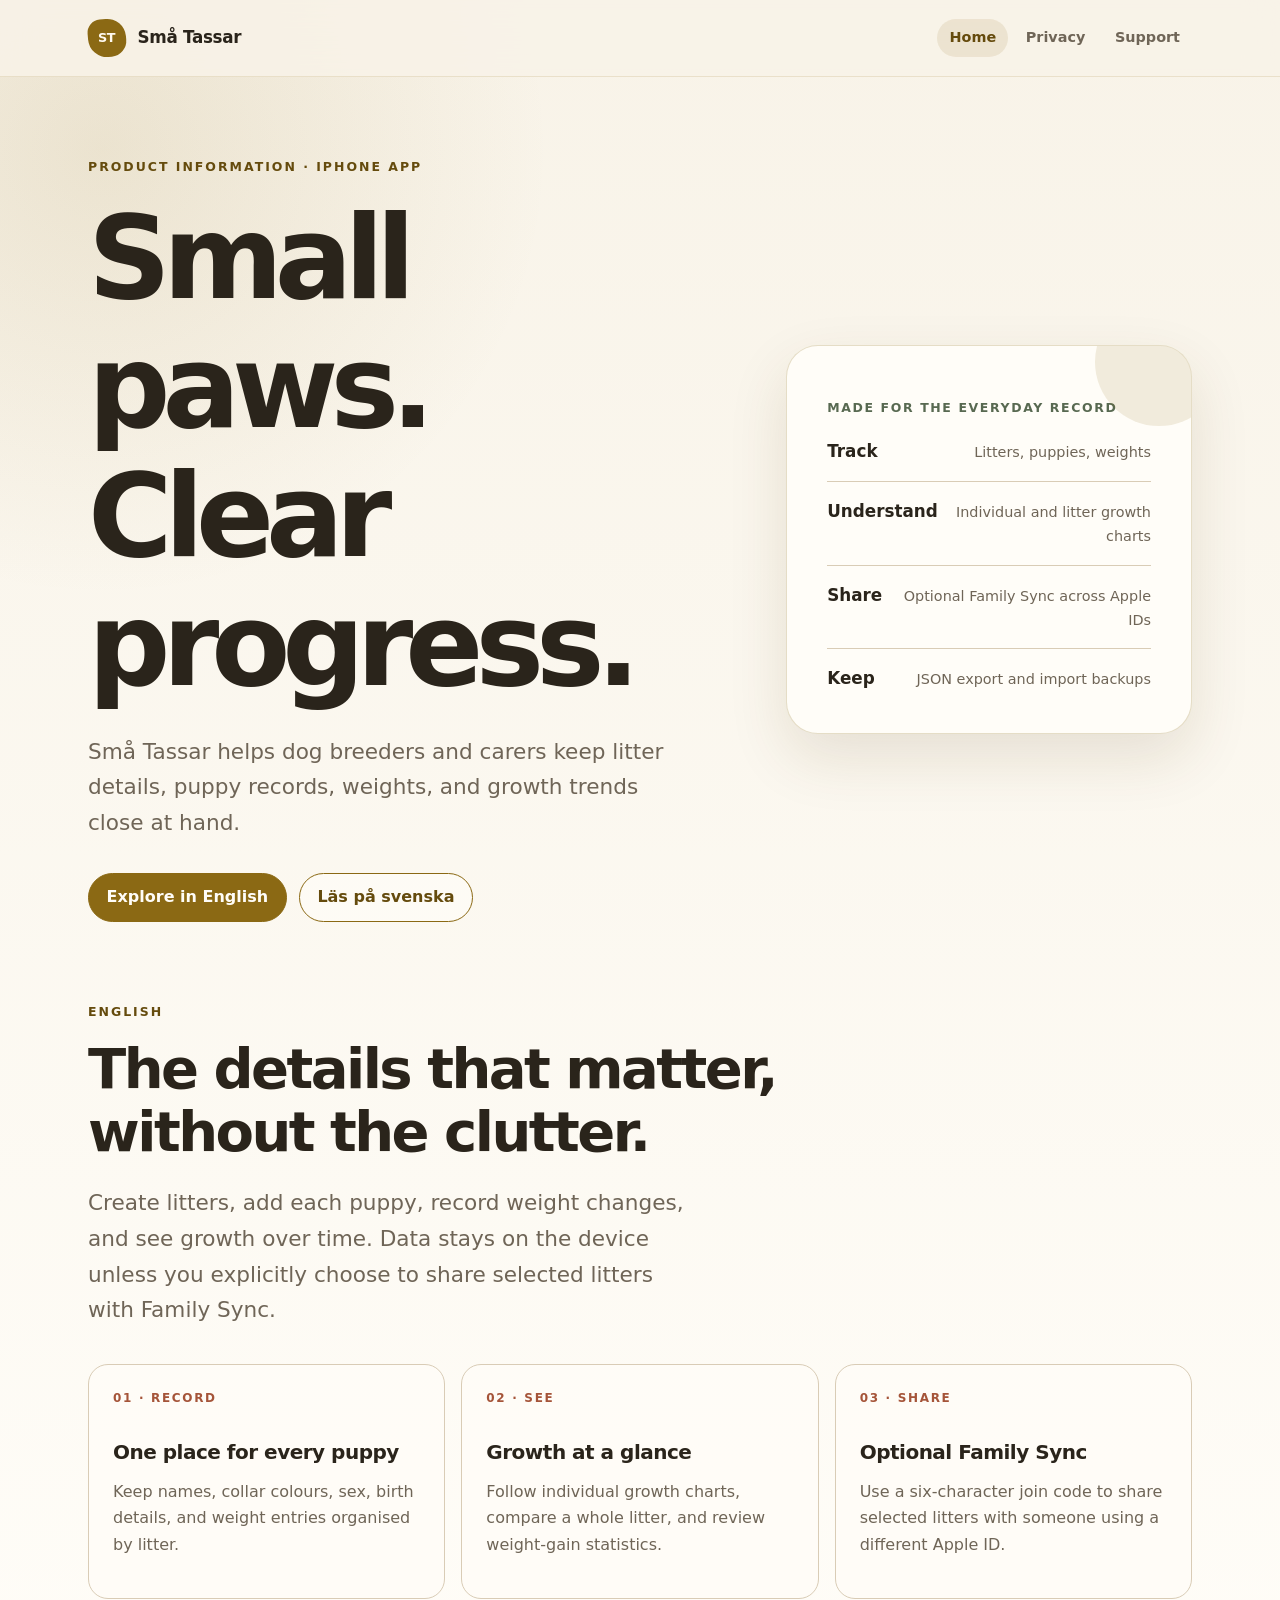
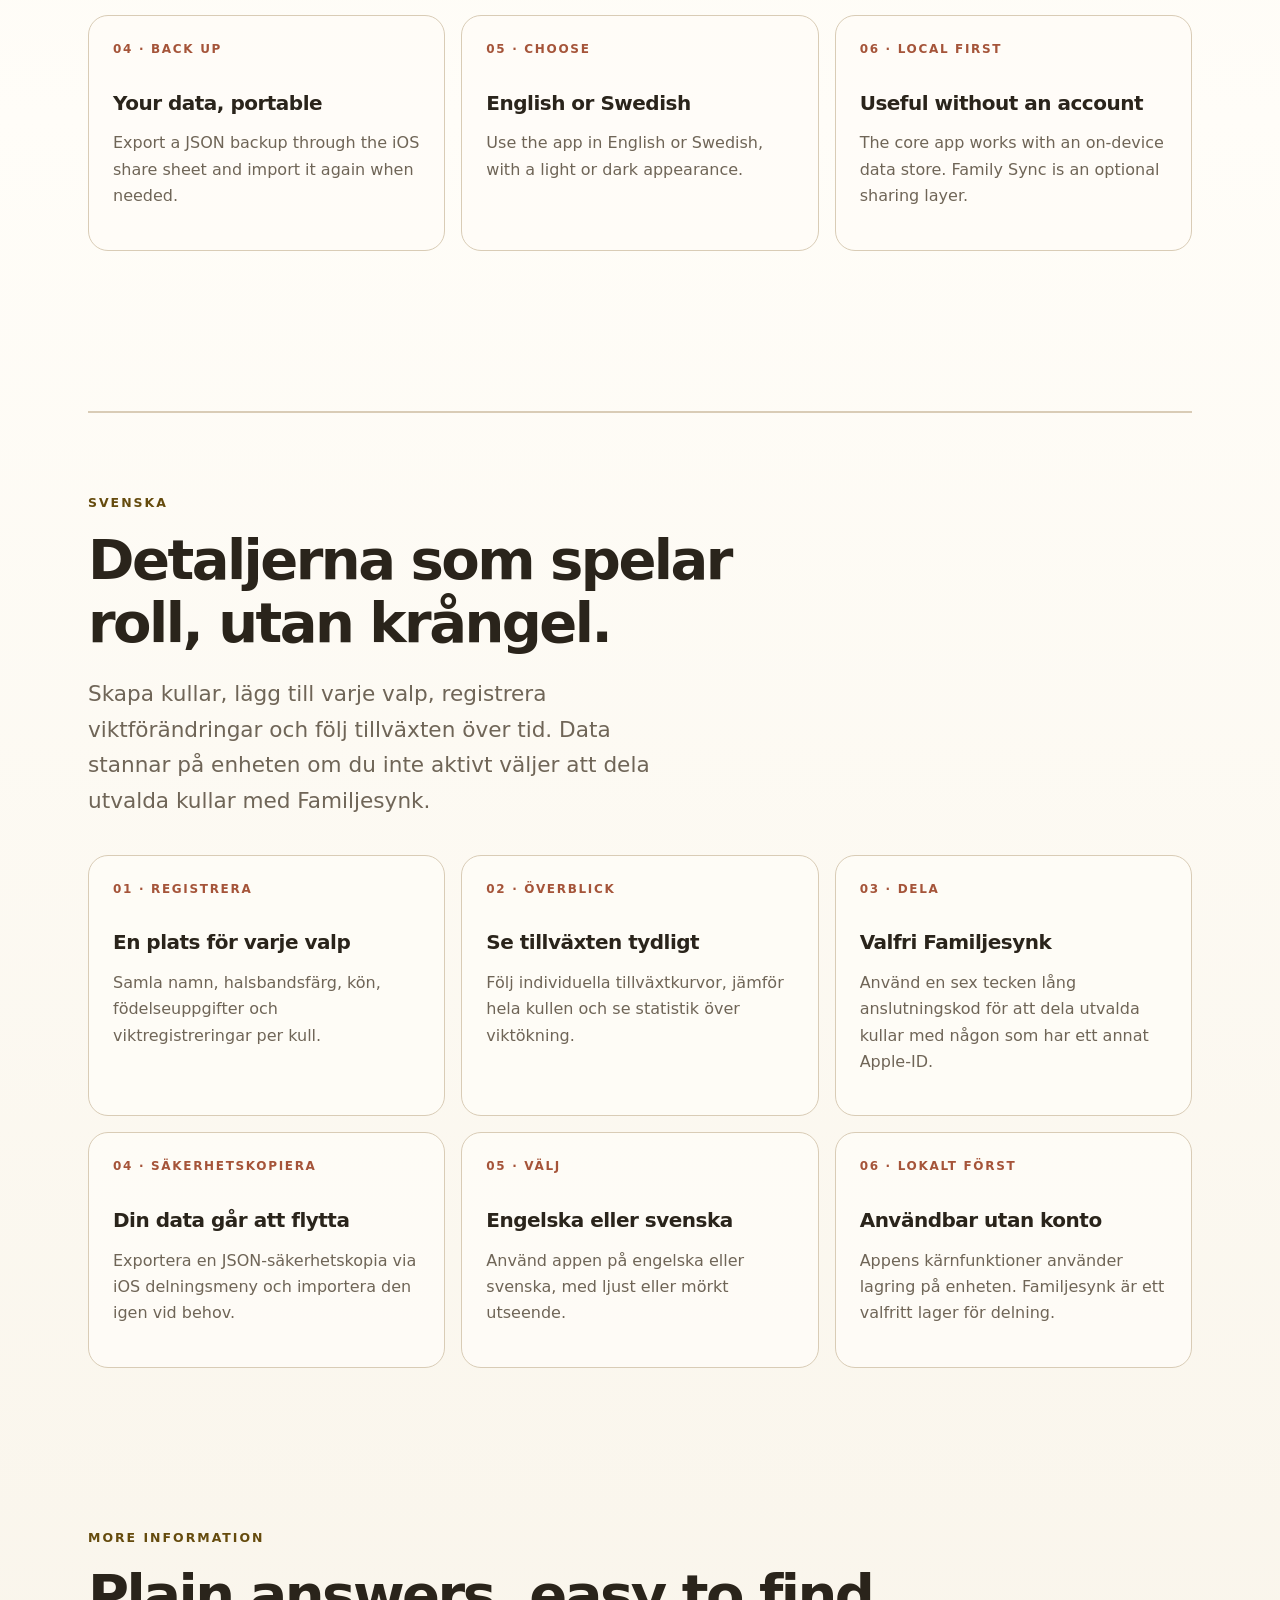
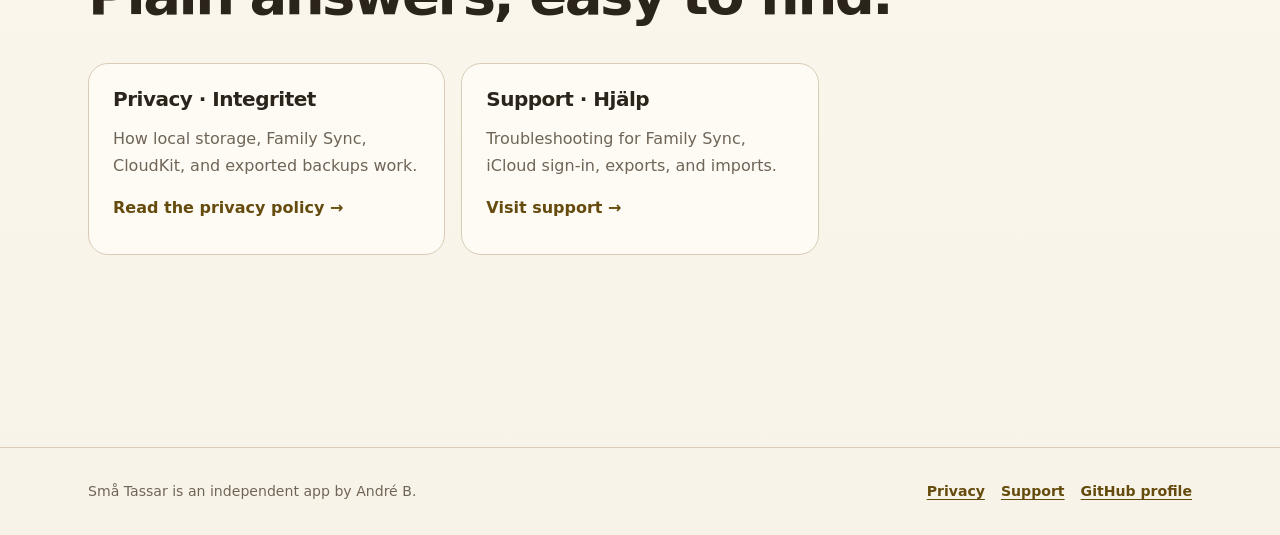
<file: index.html>
<!doctype html>
<html lang="en">
  <head>
    <meta charset="utf-8">
    <meta name="viewport" content="width=device-width, initial-scale=1">
    <meta name="description" content="Små Tassar is an iPhone app for keeping dog litter, puppy, and weight records together. Product information in English and Swedish.">
    <title>Små Tassar — Puppy growth, thoughtfully tracked</title>
    <link rel="stylesheet" href="styles.css">
  </head>
  <body>
    <a class="skip-link" href="#main">Skip to content</a>
    <header class="site-header">
      <nav class="nav-shell" aria-label="Main navigation">
        <a class="brand" href="./" aria-current="page">
          <span class="brand-mark" aria-hidden="true"><span>ST</span></span>
          Små Tassar
        </a>
        <div class="site-nav">
          <a href="./" aria-current="page">Home</a>
          <a href="privacy/">Privacy</a>
          <a href="support/">Support</a>
        </div>
      </nav>
    </header>

    <main id="main" class="page-shell">
      <section class="hero" aria-labelledby="hero-title">
        <div>
          <p class="eyebrow">Product information · iPhone app</p>
          <h1 id="hero-title">Small paws. Clear progress.</h1>
          <p class="lede">
            Små Tassar helps dog breeders and carers keep litter details,
            puppy records, weights, and growth trends close at hand.
          </p>
          <div class="hero-actions">
            <a class="button button-primary" href="#english">Explore in English</a>
            <a class="button button-secondary" href="#svenska" hreflang="sv">Läs på svenska</a>
          </div>
        </div>

        <aside class="hero-card" aria-label="Product highlights">
          <p class="section-label">Made for the everyday record</p>
          <div class="metric">
            <strong>Track</strong>
            <span>Litters, puppies, weights</span>
          </div>
          <div class="metric">
            <strong>Understand</strong>
            <span>Individual and litter growth charts</span>
          </div>
          <div class="metric">
            <strong>Share</strong>
            <span>Optional Family Sync across Apple IDs</span>
          </div>
          <div class="metric">
            <strong>Keep</strong>
            <span>JSON export and import backups</span>
          </div>
        </aside>
      </section>

      <section id="english" class="section language-section" lang="en" aria-labelledby="english-title">
        <div class="section-heading">
          <p class="eyebrow">English</p>
          <h2 id="english-title">The details that matter, without the clutter.</h2>
          <p class="lede">
            Create litters, add each puppy, record weight changes, and see
            growth over time. Data stays on the device unless you explicitly
            choose to share selected litters with Family Sync.
          </p>
        </div>

        <div class="feature-grid">
          <article class="feature-card">
            <span class="feature-number">01 · RECORD</span>
            <h3>One place for every puppy</h3>
            <p>Keep names, collar colours, sex, birth details, and weight entries organised by litter.</p>
          </article>
          <article class="feature-card">
            <span class="feature-number">02 · SEE</span>
            <h3>Growth at a glance</h3>
            <p>Follow individual growth charts, compare a whole litter, and review weight-gain statistics.</p>
          </article>
          <article class="feature-card">
            <span class="feature-number">03 · SHARE</span>
            <h3>Optional Family Sync</h3>
            <p>Use a six-character join code to share selected litters with someone using a different Apple ID.</p>
          </article>
          <article class="feature-card">
            <span class="feature-number">04 · BACK UP</span>
            <h3>Your data, portable</h3>
            <p>Export a JSON backup through the iOS share sheet and import it again when needed.</p>
          </article>
          <article class="feature-card">
            <span class="feature-number">05 · CHOOSE</span>
            <h3>English or Swedish</h3>
            <p>Use the app in English or Swedish, with a light or dark appearance.</p>
          </article>
          <article class="feature-card">
            <span class="feature-number">06 · LOCAL FIRST</span>
            <h3>Useful without an account</h3>
            <p>The core app works with an on-device data store. Family Sync is an optional sharing layer.</p>
          </article>
        </div>
      </section>

      <section id="svenska" class="section language-section" lang="sv" aria-labelledby="svenska-title">
        <div class="section-heading">
          <p class="eyebrow">Svenska</p>
          <h2 id="svenska-title">Detaljerna som spelar roll, utan krångel.</h2>
          <p class="lede">
            Skapa kullar, lägg till varje valp, registrera viktförändringar och
            följ tillväxten över tid. Data stannar på enheten om du inte aktivt
            väljer att dela utvalda kullar med Familjesynk.
          </p>
        </div>

        <div class="feature-grid">
          <article class="feature-card">
            <span class="feature-number">01 · REGISTRERA</span>
            <h3>En plats för varje valp</h3>
            <p>Samla namn, halsbandsfärg, kön, födelseuppgifter och viktregistreringar per kull.</p>
          </article>
          <article class="feature-card">
            <span class="feature-number">02 · ÖVERBLICK</span>
            <h3>Se tillväxten tydligt</h3>
            <p>Följ individuella tillväxtkurvor, jämför hela kullen och se statistik över viktökning.</p>
          </article>
          <article class="feature-card">
            <span class="feature-number">03 · DELA</span>
            <h3>Valfri Familjesynk</h3>
            <p>Använd en sex tecken lång anslutningskod för att dela utvalda kullar med någon som har ett annat Apple-ID.</p>
          </article>
          <article class="feature-card">
            <span class="feature-number">04 · SÄKERHETSKOPIERA</span>
            <h3>Din data går att flytta</h3>
            <p>Exportera en JSON-säkerhetskopia via iOS delningsmeny och importera den igen vid behov.</p>
          </article>
          <article class="feature-card">
            <span class="feature-number">05 · VÄLJ</span>
            <h3>Engelska eller svenska</h3>
            <p>Använd appen på engelska eller svenska, med ljust eller mörkt utseende.</p>
          </article>
          <article class="feature-card">
            <span class="feature-number">06 · LOKALT FÖRST</span>
            <h3>Användbar utan konto</h3>
            <p>Appens kärnfunktioner använder lagring på enheten. Familjesynk är ett valfritt lager för delning.</p>
          </article>
        </div>
      </section>

      <section class="section" aria-labelledby="more-title">
        <p class="eyebrow">More information</p>
        <h2 id="more-title">Plain answers, easy to find.</h2>
        <div class="link-grid">
          <a class="link-card" href="privacy/">
            <h3>Privacy · Integritet</h3>
            <p>How local storage, Family Sync, CloudKit, and exported backups work.</p>
            <span>Read the privacy policy →</span>
          </a>
          <a class="link-card" href="support/">
            <h3>Support · Hjälp</h3>
            <p>Troubleshooting for Family Sync, iCloud sign-in, exports, and imports.</p>
            <span>Visit support →</span>
          </a>
        </div>
      </section>
    </main>

    <footer class="site-footer">
      <div class="footer-shell">
        <p>Små Tassar is an independent app by André B.</p>
        <nav class="footer-links" aria-label="Footer navigation">
          <a href="privacy/">Privacy</a>
          <a href="support/">Support</a>
          <a href="https://github.com/iamBadox">GitHub profile</a>
        </nav>
      </div>
    </footer>
  </body>
</html>
</file>
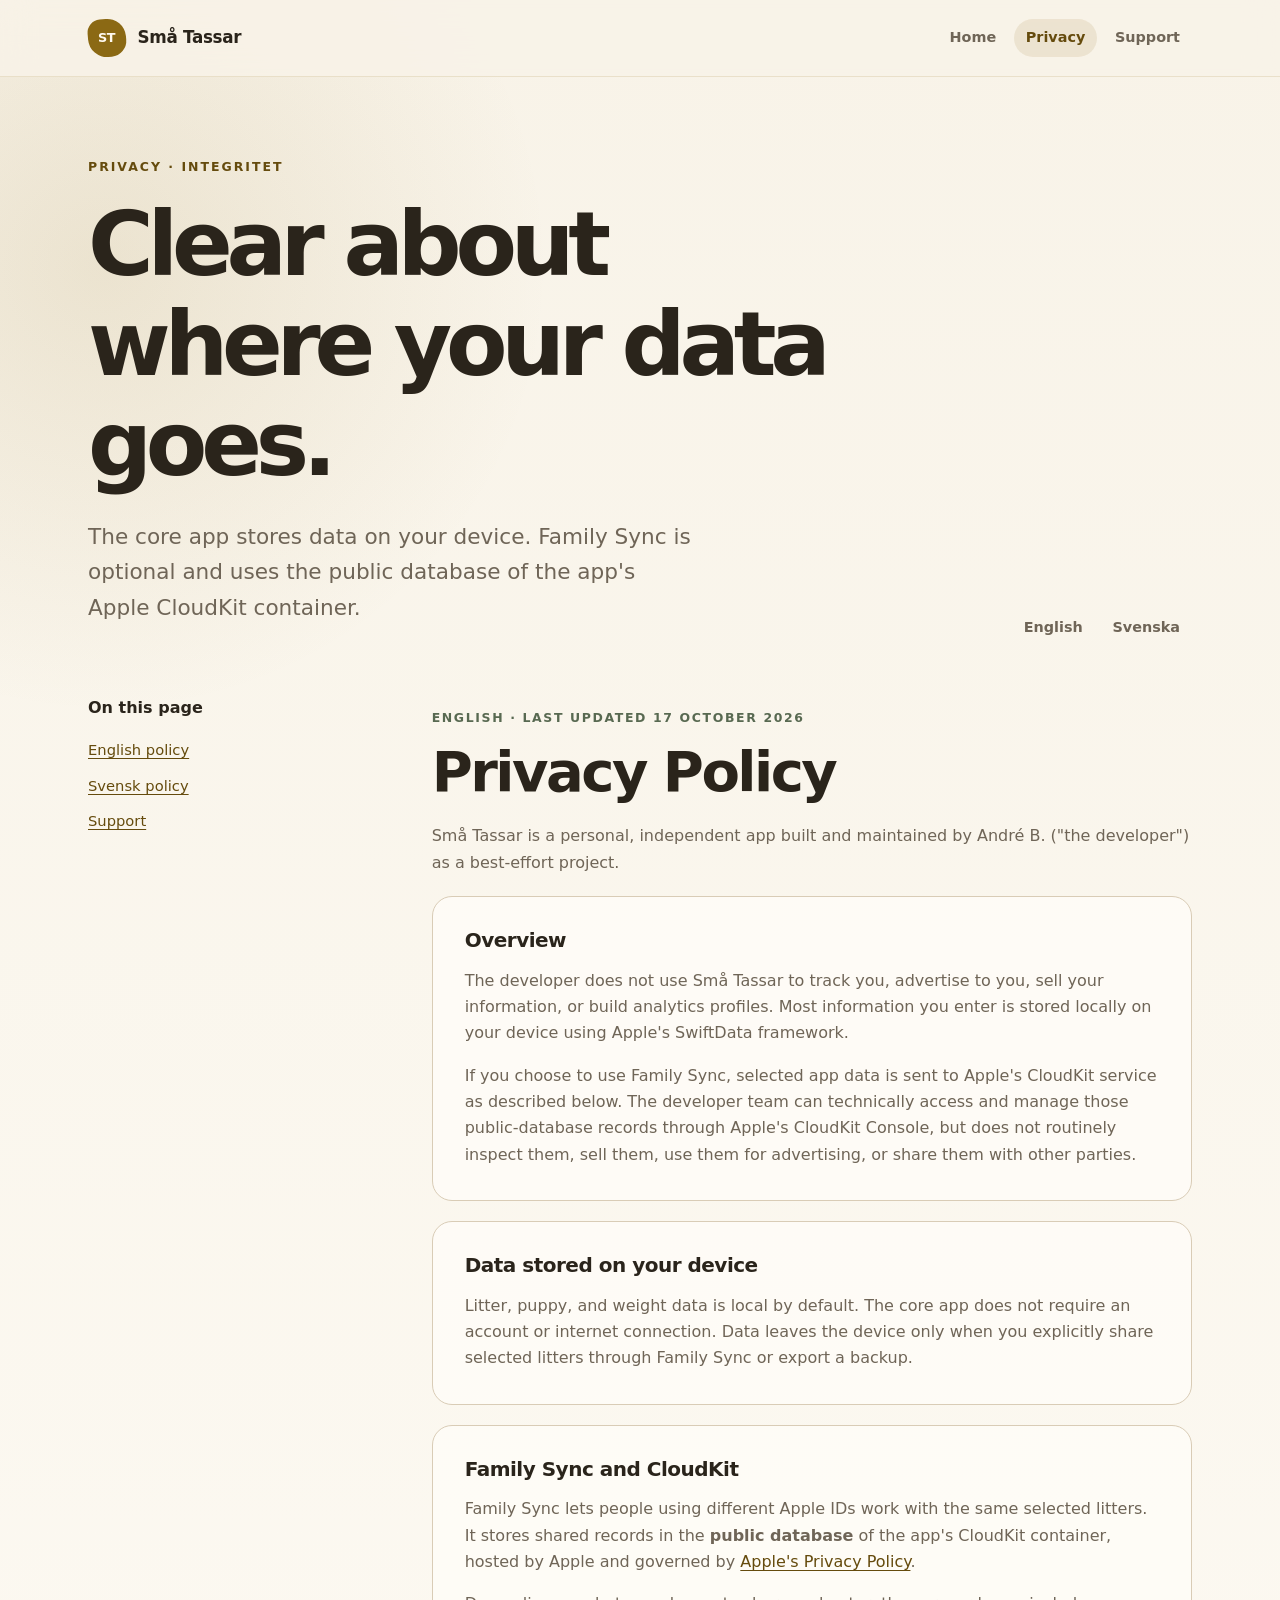
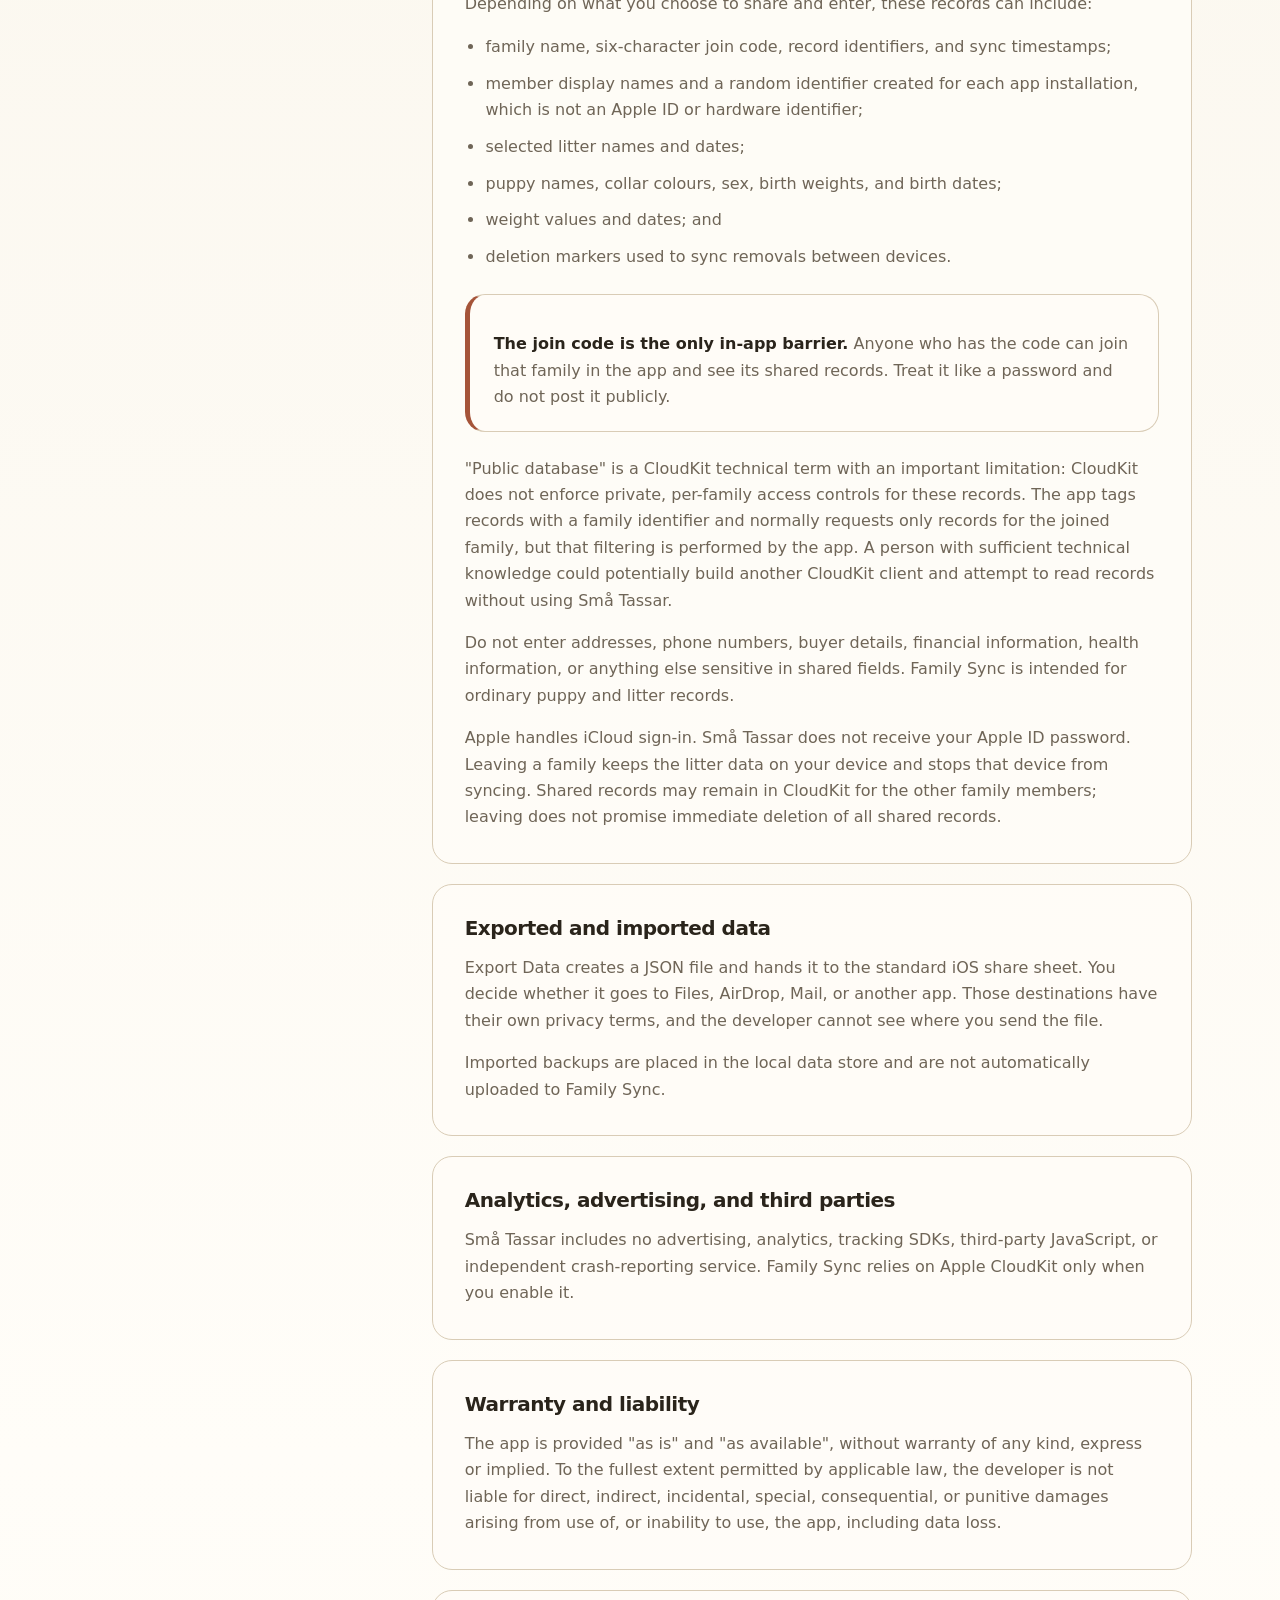
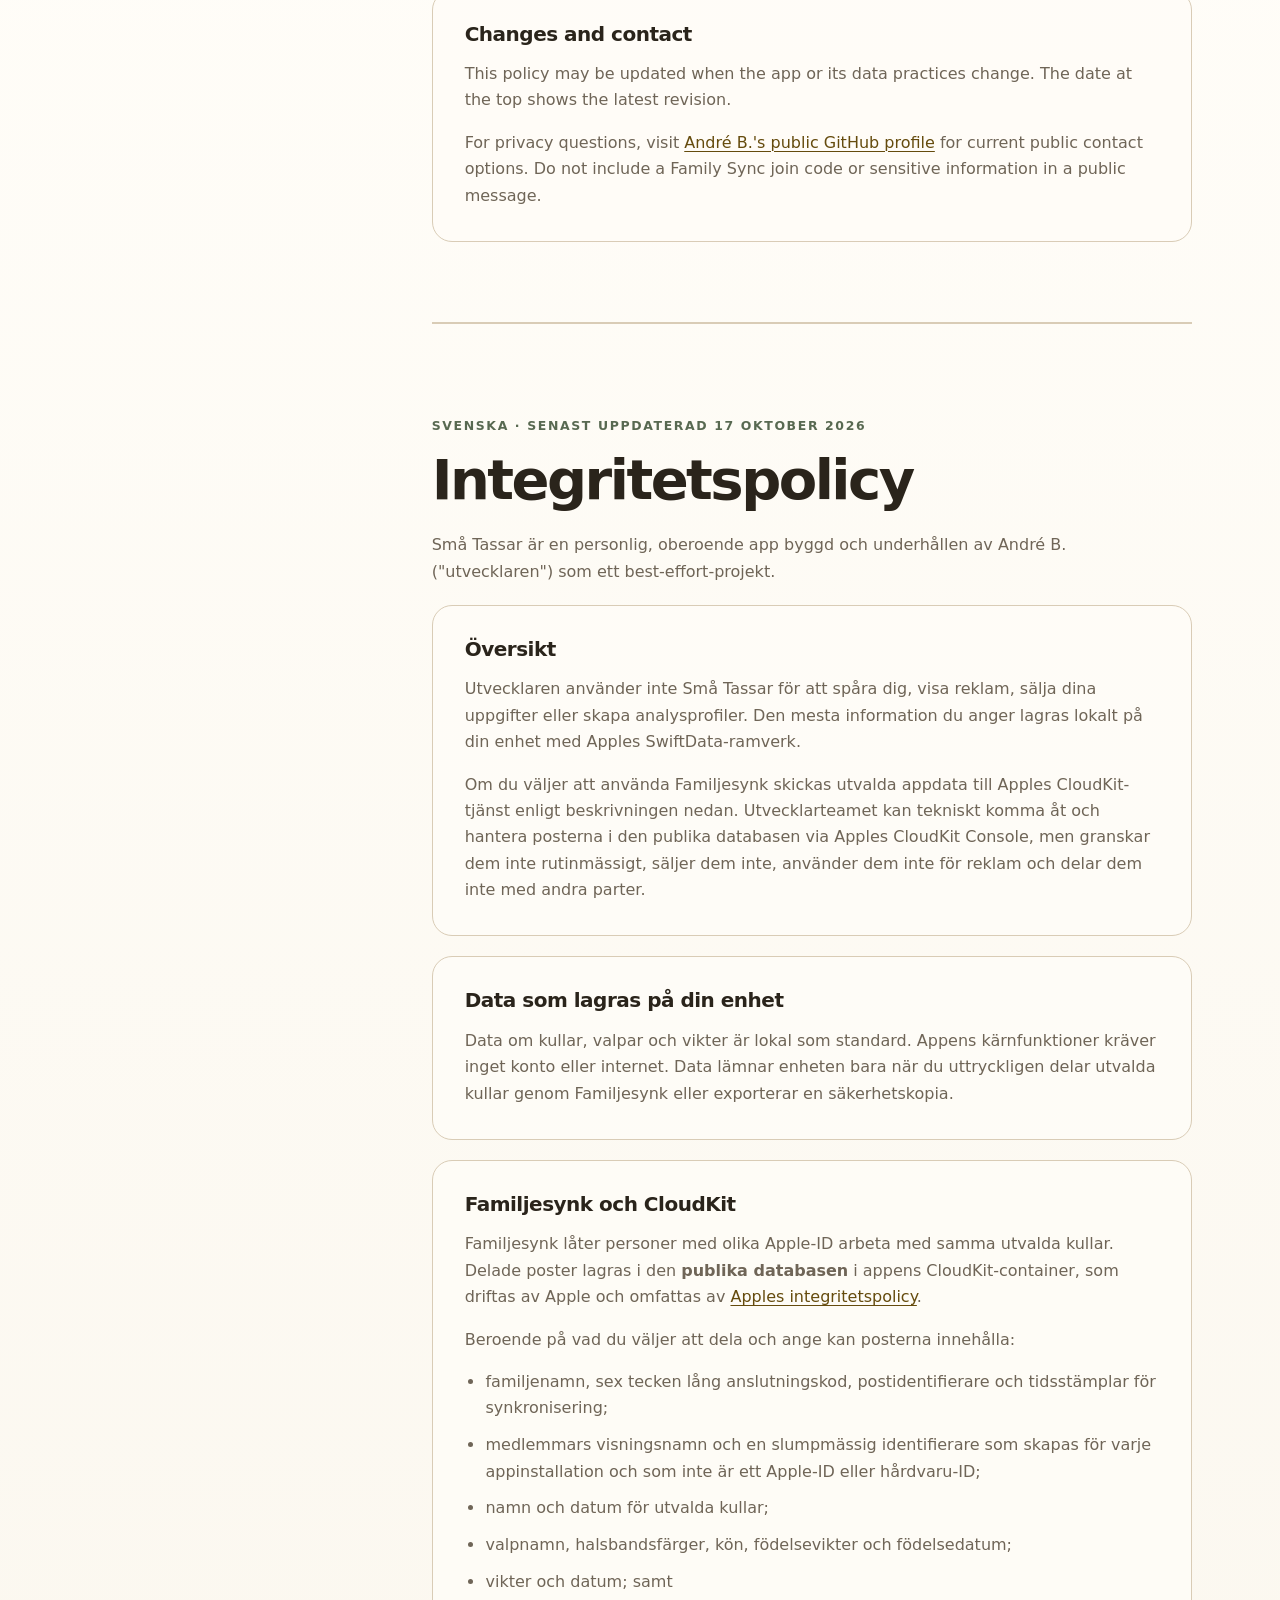
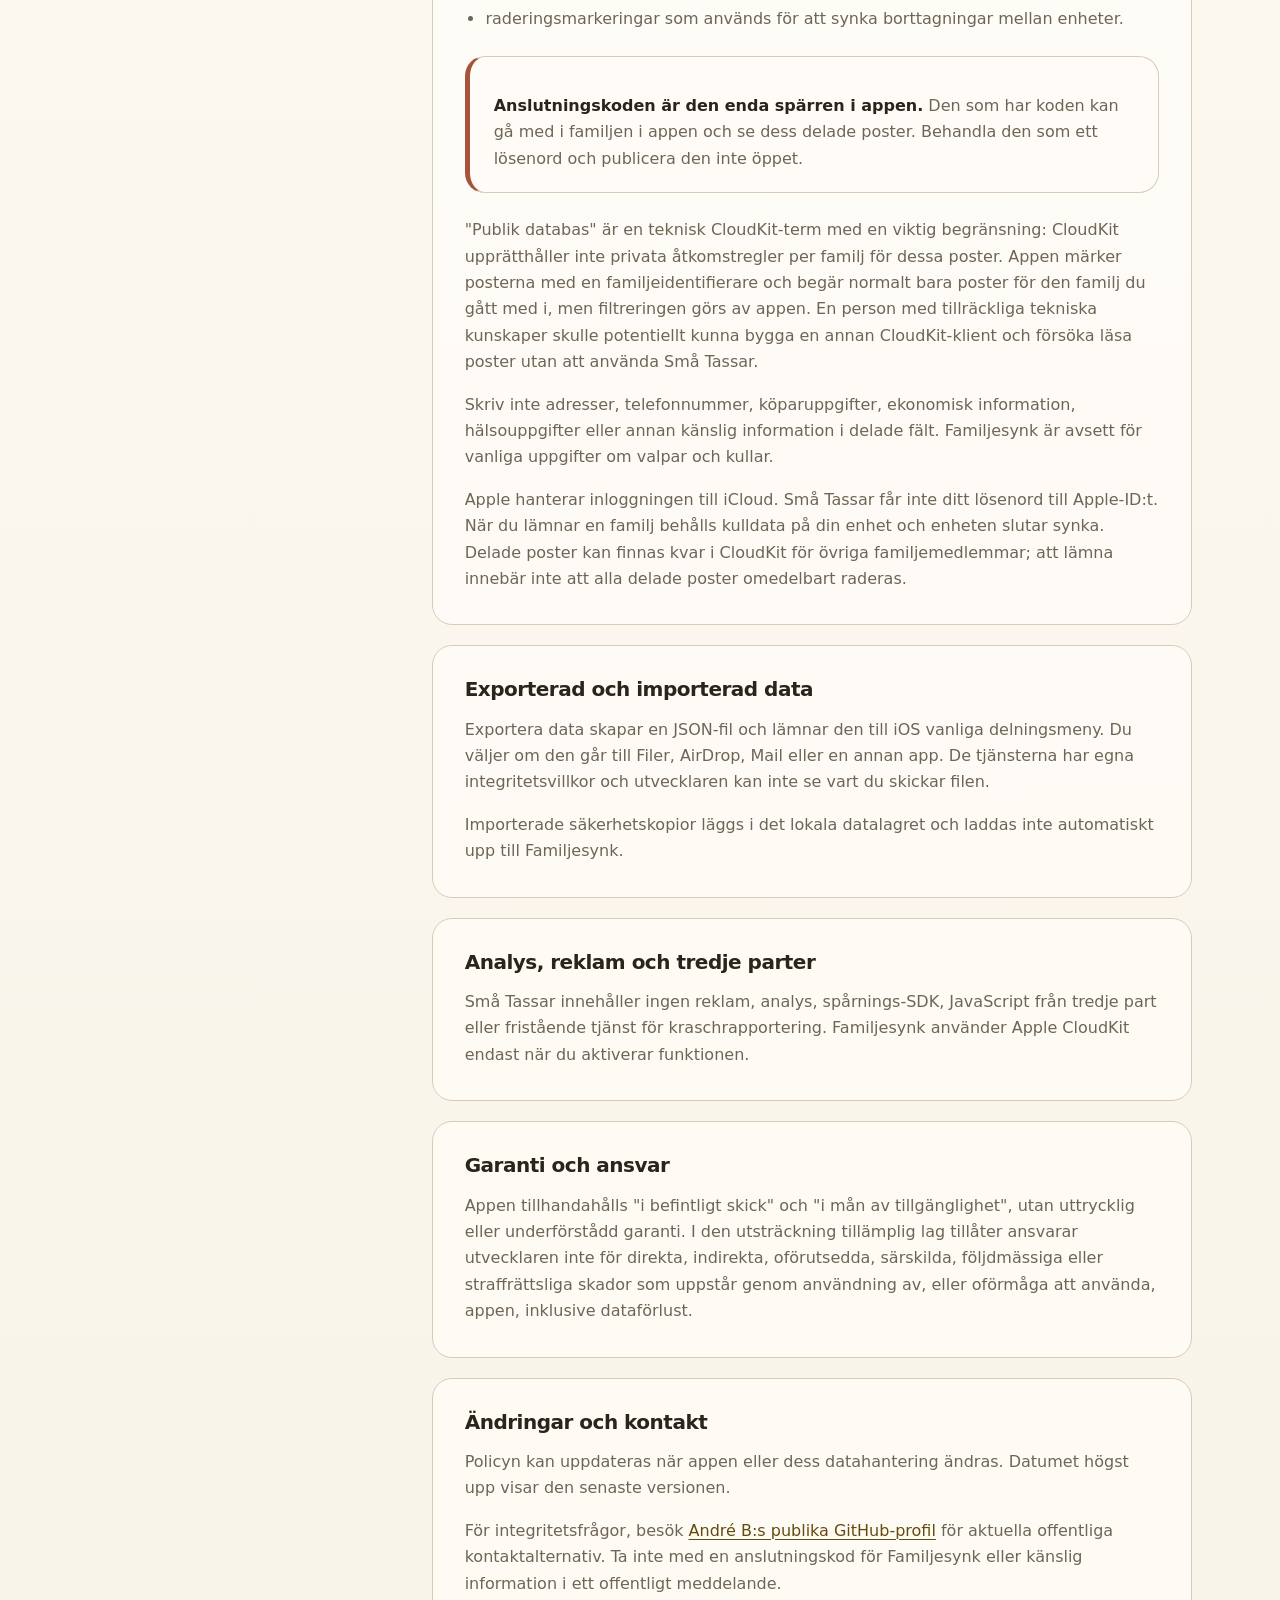
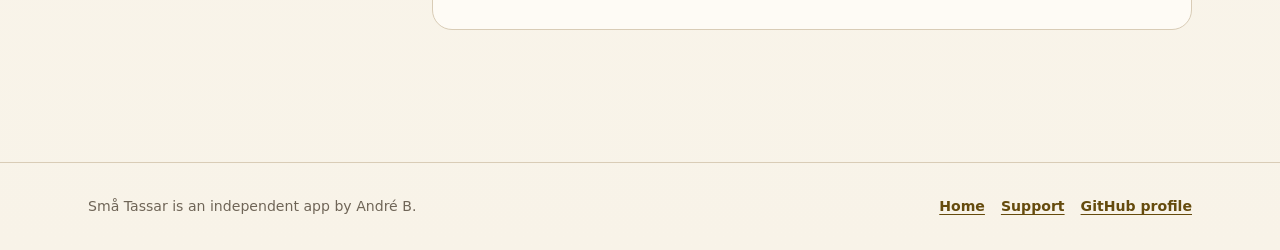
<file: privacy/index.html>
<!doctype html>
<html lang="en">
  <head>
    <meta charset="utf-8">
    <meta name="viewport" content="width=device-width, initial-scale=1">
    <meta name="description" content="Privacy policy for Små Tassar, including local data storage, Family Sync, and CloudKit public database limitations. English and Swedish.">
    <title>Privacy Policy · Integritetspolicy — Små Tassar</title>
    <link rel="stylesheet" href="../styles.css">
  </head>
  <body>
    <a class="skip-link" href="#main">Skip to content</a>
    <header class="site-header">
      <nav class="nav-shell" aria-label="Main navigation">
        <a class="brand" href="../">
          <span class="brand-mark" aria-hidden="true"><span>ST</span></span>
          Små Tassar
        </a>
        <div class="site-nav">
          <a href="../">Home</a>
          <a href="./" aria-current="page">Privacy</a>
          <a href="../support/">Support</a>
        </div>
      </nav>
    </header>

    <main id="main" class="page-shell">
      <header class="bilingual-intro">
        <div>
          <p class="eyebrow">Privacy · Integritet</p>
          <h1 class="page-title">Clear about where your data goes.</h1>
          <p class="lede">
            The core app stores data on your device. Family Sync is optional
            and uses the public database of the app's Apple CloudKit container.
          </p>
        </div>
        <nav class="language-links" aria-label="Choose policy language">
          <a href="#english">English</a>
          <a href="#svenska" hreflang="sv">Svenska</a>
        </nav>
      </header>

      <div class="content-layout">
        <nav class="contents" aria-label="Privacy policy contents">
          <strong>On this page</strong>
          <a href="#english">English policy</a>
          <a href="#svenska" hreflang="sv">Svensk policy</a>
          <a href="../support/">Support</a>
        </nav>

        <div>
          <article id="english" class="language-section" lang="en" aria-labelledby="privacy-en-title">
            <p class="section-label">English · Last updated 17 October 2026</p>
            <h2 id="privacy-en-title">Privacy Policy</h2>
            <p>
              Små Tassar is a personal, independent app built and maintained
              by André B. ("the developer") as a best-effort project.
            </p>

            <section class="content-block" aria-labelledby="en-overview">
              <h3 id="en-overview">Overview</h3>
              <p>
                The developer does not use Små Tassar to track you, advertise
                to you, sell your information, or build analytics profiles.
                Most information you enter is stored locally on your device
                using Apple's SwiftData framework.
              </p>
              <p>
                If you choose to use Family Sync, selected app data is sent to
                Apple's CloudKit service as described below. The developer team
                can technically access and manage those public-database records
                through Apple's CloudKit Console, but does not routinely inspect
                them, sell them, use them for advertising, or share them with
                other parties.
              </p>
            </section>

            <section class="content-block" aria-labelledby="en-local">
              <h3 id="en-local">Data stored on your device</h3>
              <p>
                Litter, puppy, and weight data is local by default. The core app
                does not require an account or internet connection. Data leaves
                the device only when you explicitly share selected litters
                through Family Sync or export a backup.
              </p>
            </section>

            <section class="content-block" aria-labelledby="en-family-sync">
              <h3 id="en-family-sync">Family Sync and CloudKit</h3>
              <p>
                Family Sync lets people using different Apple IDs work with the
                same selected litters. It stores shared records in the
                <strong>public database</strong> of the app's CloudKit container,
                hosted by Apple and governed by
                <a href="https://www.apple.com/legal/privacy/">Apple's Privacy Policy</a>.
              </p>
              <p>Depending on what you choose to share and enter, these records can include:</p>
              <ul>
                <li>family name, six-character join code, record identifiers, and sync timestamps;</li>
                <li>member display names and a random identifier created for each app installation, which is not an Apple ID or hardware identifier;</li>
                <li>selected litter names and dates;</li>
                <li>puppy names, collar colours, sex, birth weights, and birth dates;</li>
                <li>weight values and dates; and</li>
                <li>deletion markers used to sync removals between devices.</li>
              </ul>

              <div class="callout">
                <p>
                  <strong>The join code is the only in-app barrier.</strong>
                  Anyone who has the code can join that family in the app and
                  see its shared records. Treat it like a password and do not
                  post it publicly.
                </p>
              </div>

              <p>
                "Public database" is a CloudKit technical term with an important
                limitation: CloudKit does not enforce private, per-family access
                controls for these records. The app tags records with a family
                identifier and normally requests only records for the joined
                family, but that filtering is performed by the app. A person
                with sufficient technical knowledge could potentially build
                another CloudKit client and attempt to read records without
                using Små Tassar.
              </p>
              <p>
                Do not enter addresses, phone numbers, buyer details, financial
                information, health information, or anything else sensitive in
                shared fields. Family Sync is intended for ordinary puppy and
                litter records.
              </p>
              <p>
                Apple handles iCloud sign-in. Små Tassar does not receive your
                Apple ID password. Leaving a family keeps the litter data on
                your device and stops that device from syncing. Shared records
                may remain in CloudKit for the other family members; leaving
                does not promise immediate deletion of all shared records.
              </p>
            </section>

            <section class="content-block" aria-labelledby="en-export">
              <h3 id="en-export">Exported and imported data</h3>
              <p>
                Export Data creates a JSON file and hands it to the standard iOS
                share sheet. You decide whether it goes to Files, AirDrop, Mail,
                or another app. Those destinations have their own privacy terms,
                and the developer cannot see where you send the file.
              </p>
              <p>
                Imported backups are placed in the local data store and are not
                automatically uploaded to Family Sync.
              </p>
            </section>

            <section class="content-block" aria-labelledby="en-services">
              <h3 id="en-services">Analytics, advertising, and third parties</h3>
              <p>
                Små Tassar includes no advertising, analytics, tracking SDKs,
                third-party JavaScript, or independent crash-reporting service.
                Family Sync relies on Apple CloudKit only when you enable it.
              </p>
            </section>

            <section class="content-block" aria-labelledby="en-legal">
              <h3 id="en-legal">Warranty and liability</h3>
              <p>
                The app is provided "as is" and "as available", without warranty
                of any kind, express or implied. To the fullest extent permitted
                by applicable law, the developer is not liable for direct,
                indirect, incidental, special, consequential, or punitive
                damages arising from use of, or inability to use, the app,
                including data loss.
              </p>
            </section>

            <section class="content-block" aria-labelledby="en-changes">
              <h3 id="en-changes">Changes and contact</h3>
              <p>
                This policy may be updated when the app or its data practices
                change. The date at the top shows the latest revision.
              </p>
              <p>
                For privacy questions, visit
                <a href="https://github.com/iamBadox">André B.'s public GitHub profile</a>
                for current public contact options. Do not include a Family Sync
                join code or sensitive information in a public message.
              </p>
            </section>
          </article>

          <article id="svenska" class="language-section" lang="sv" aria-labelledby="privacy-sv-title">
            <p class="section-label">Svenska · Senast uppdaterad 17 oktober 2026</p>
            <h2 id="privacy-sv-title">Integritetspolicy</h2>
            <p>
              Små Tassar är en personlig, oberoende app byggd och underhållen
              av André B. ("utvecklaren") som ett best-effort-projekt.
            </p>

            <section class="content-block" aria-labelledby="sv-overview">
              <h3 id="sv-overview">Översikt</h3>
              <p>
                Utvecklaren använder inte Små Tassar för att spåra dig, visa
                reklam, sälja dina uppgifter eller skapa analysprofiler. Den
                mesta information du anger lagras lokalt på din enhet med
                Apples SwiftData-ramverk.
              </p>
              <p>
                Om du väljer att använda Familjesynk skickas utvalda appdata
                till Apples CloudKit-tjänst enligt beskrivningen nedan.
                Utvecklarteamet kan tekniskt komma åt och hantera posterna i
                den publika databasen via Apples CloudKit Console, men granskar
                dem inte rutinmässigt, säljer dem inte, använder dem inte för
                reklam och delar dem inte med andra parter.
              </p>
            </section>

            <section class="content-block" aria-labelledby="sv-local">
              <h3 id="sv-local">Data som lagras på din enhet</h3>
              <p>
                Data om kullar, valpar och vikter är lokal som standard. Appens
                kärnfunktioner kräver inget konto eller internet. Data lämnar
                enheten bara när du uttryckligen delar utvalda kullar genom
                Familjesynk eller exporterar en säkerhetskopia.
              </p>
            </section>

            <section class="content-block" aria-labelledby="sv-family-sync">
              <h3 id="sv-family-sync">Familjesynk och CloudKit</h3>
              <p>
                Familjesynk låter personer med olika Apple-ID arbeta med samma
                utvalda kullar. Delade poster lagras i den
                <strong>publika databasen</strong> i appens CloudKit-container,
                som driftas av Apple och omfattas av
                <a href="https://www.apple.com/se/legal/privacy/">Apples integritetspolicy</a>.
              </p>
              <p>Beroende på vad du väljer att dela och ange kan posterna innehålla:</p>
              <ul>
                <li>familjenamn, sex tecken lång anslutningskod, postidentifierare och tidsstämplar för synkronisering;</li>
                <li>medlemmars visningsnamn och en slumpmässig identifierare som skapas för varje appinstallation och som inte är ett Apple-ID eller hårdvaru-ID;</li>
                <li>namn och datum för utvalda kullar;</li>
                <li>valpnamn, halsbandsfärger, kön, födelsevikter och födelsedatum;</li>
                <li>vikter och datum; samt</li>
                <li>raderingsmarkeringar som används för att synka borttagningar mellan enheter.</li>
              </ul>

              <div class="callout">
                <p>
                  <strong>Anslutningskoden är den enda spärren i appen.</strong>
                  Den som har koden kan gå med i familjen i appen och se dess
                  delade poster. Behandla den som ett lösenord och publicera
                  den inte öppet.
                </p>
              </div>

              <p>
                "Publik databas" är en teknisk CloudKit-term med en viktig
                begränsning: CloudKit upprätthåller inte privata
                åtkomstregler per familj för dessa poster. Appen märker
                posterna med en familjeidentifierare och begär normalt bara
                poster för den familj du gått med i, men filtreringen görs av
                appen. En person med tillräckliga tekniska kunskaper skulle
                potentiellt kunna bygga en annan CloudKit-klient och försöka
                läsa poster utan att använda Små Tassar.
              </p>
              <p>
                Skriv inte adresser, telefonnummer, köparuppgifter, ekonomisk
                information, hälsouppgifter eller annan känslig information i
                delade fält. Familjesynk är avsett för vanliga uppgifter om
                valpar och kullar.
              </p>
              <p>
                Apple hanterar inloggningen till iCloud. Små Tassar får inte
                ditt lösenord till Apple-ID:t. När du lämnar en familj behålls
                kulldata på din enhet och enheten slutar synka. Delade poster
                kan finnas kvar i CloudKit för övriga familjemedlemmar; att
                lämna innebär inte att alla delade poster omedelbart raderas.
              </p>
            </section>

            <section class="content-block" aria-labelledby="sv-export">
              <h3 id="sv-export">Exporterad och importerad data</h3>
              <p>
                Exportera data skapar en JSON-fil och lämnar den till iOS
                vanliga delningsmeny. Du väljer om den går till Filer, AirDrop,
                Mail eller en annan app. De tjänsterna har egna
                integritetsvillkor och utvecklaren kan inte se vart du skickar
                filen.
              </p>
              <p>
                Importerade säkerhetskopior läggs i det lokala datalagret och
                laddas inte automatiskt upp till Familjesynk.
              </p>
            </section>

            <section class="content-block" aria-labelledby="sv-services">
              <h3 id="sv-services">Analys, reklam och tredje parter</h3>
              <p>
                Små Tassar innehåller ingen reklam, analys, spårnings-SDK,
                JavaScript från tredje part eller fristående tjänst för
                kraschrapportering. Familjesynk använder Apple CloudKit endast
                när du aktiverar funktionen.
              </p>
            </section>

            <section class="content-block" aria-labelledby="sv-legal">
              <h3 id="sv-legal">Garanti och ansvar</h3>
              <p>
                Appen tillhandahålls "i befintligt skick" och "i mån av
                tillgänglighet", utan uttrycklig eller underförstådd garanti.
                I den utsträckning tillämplig lag tillåter ansvarar utvecklaren
                inte för direkta, indirekta, oförutsedda, särskilda,
                följdmässiga eller straffrättsliga skador som uppstår genom
                användning av, eller oförmåga att använda, appen, inklusive
                dataförlust.
              </p>
            </section>

            <section class="content-block" aria-labelledby="sv-changes">
              <h3 id="sv-changes">Ändringar och kontakt</h3>
              <p>
                Policyn kan uppdateras när appen eller dess datahantering
                ändras. Datumet högst upp visar den senaste versionen.
              </p>
              <p>
                För integritetsfrågor, besök
                <a href="https://github.com/iamBadox">André B:s publika GitHub-profil</a>
                för aktuella offentliga kontaktalternativ. Ta inte med en
                anslutningskod för Familjesynk eller känslig information i ett
                offentligt meddelande.
              </p>
            </section>
          </article>
        </div>
      </div>
    </main>

    <footer class="site-footer">
      <div class="footer-shell">
        <p>Små Tassar is an independent app by André B.</p>
        <nav class="footer-links" aria-label="Footer navigation">
          <a href="../">Home</a>
          <a href="../support/">Support</a>
          <a href="https://github.com/iamBadox">GitHub profile</a>
        </nav>
      </div>
    </footer>
  </body>
</html>
</file>
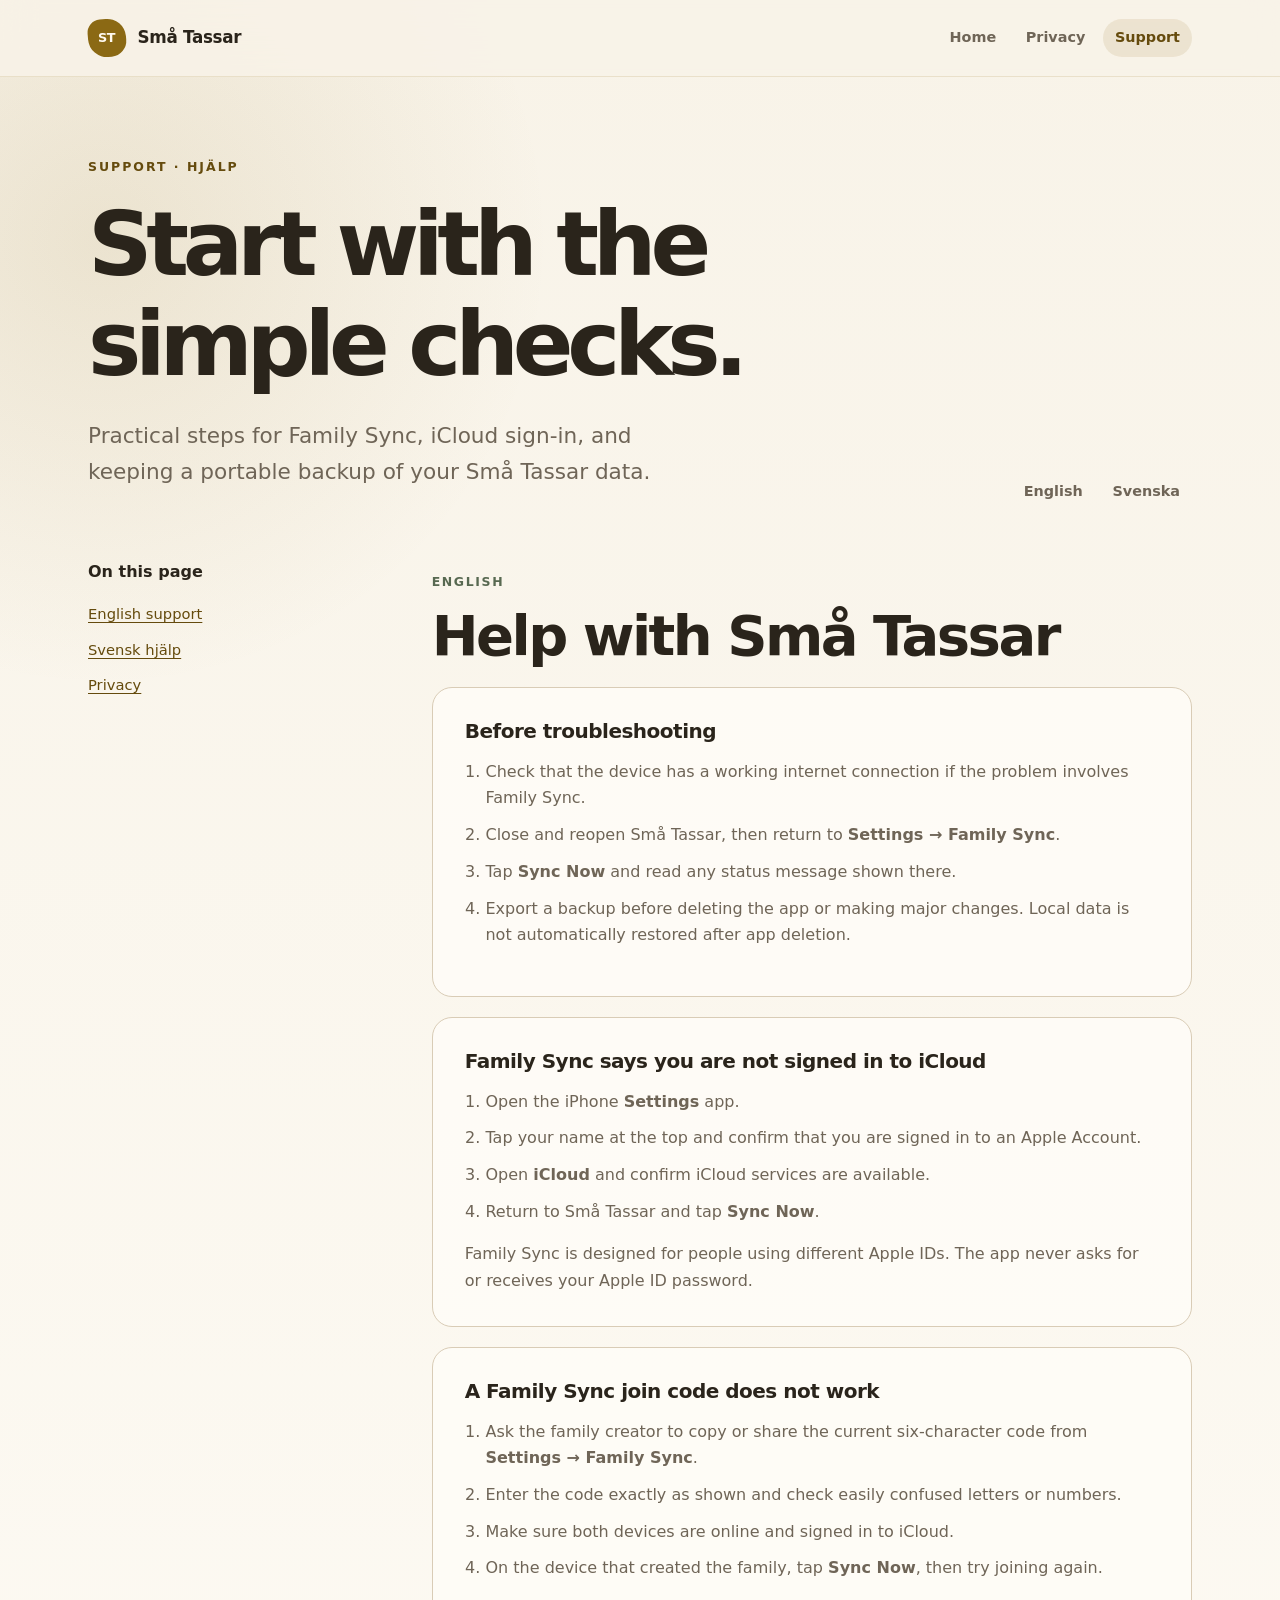
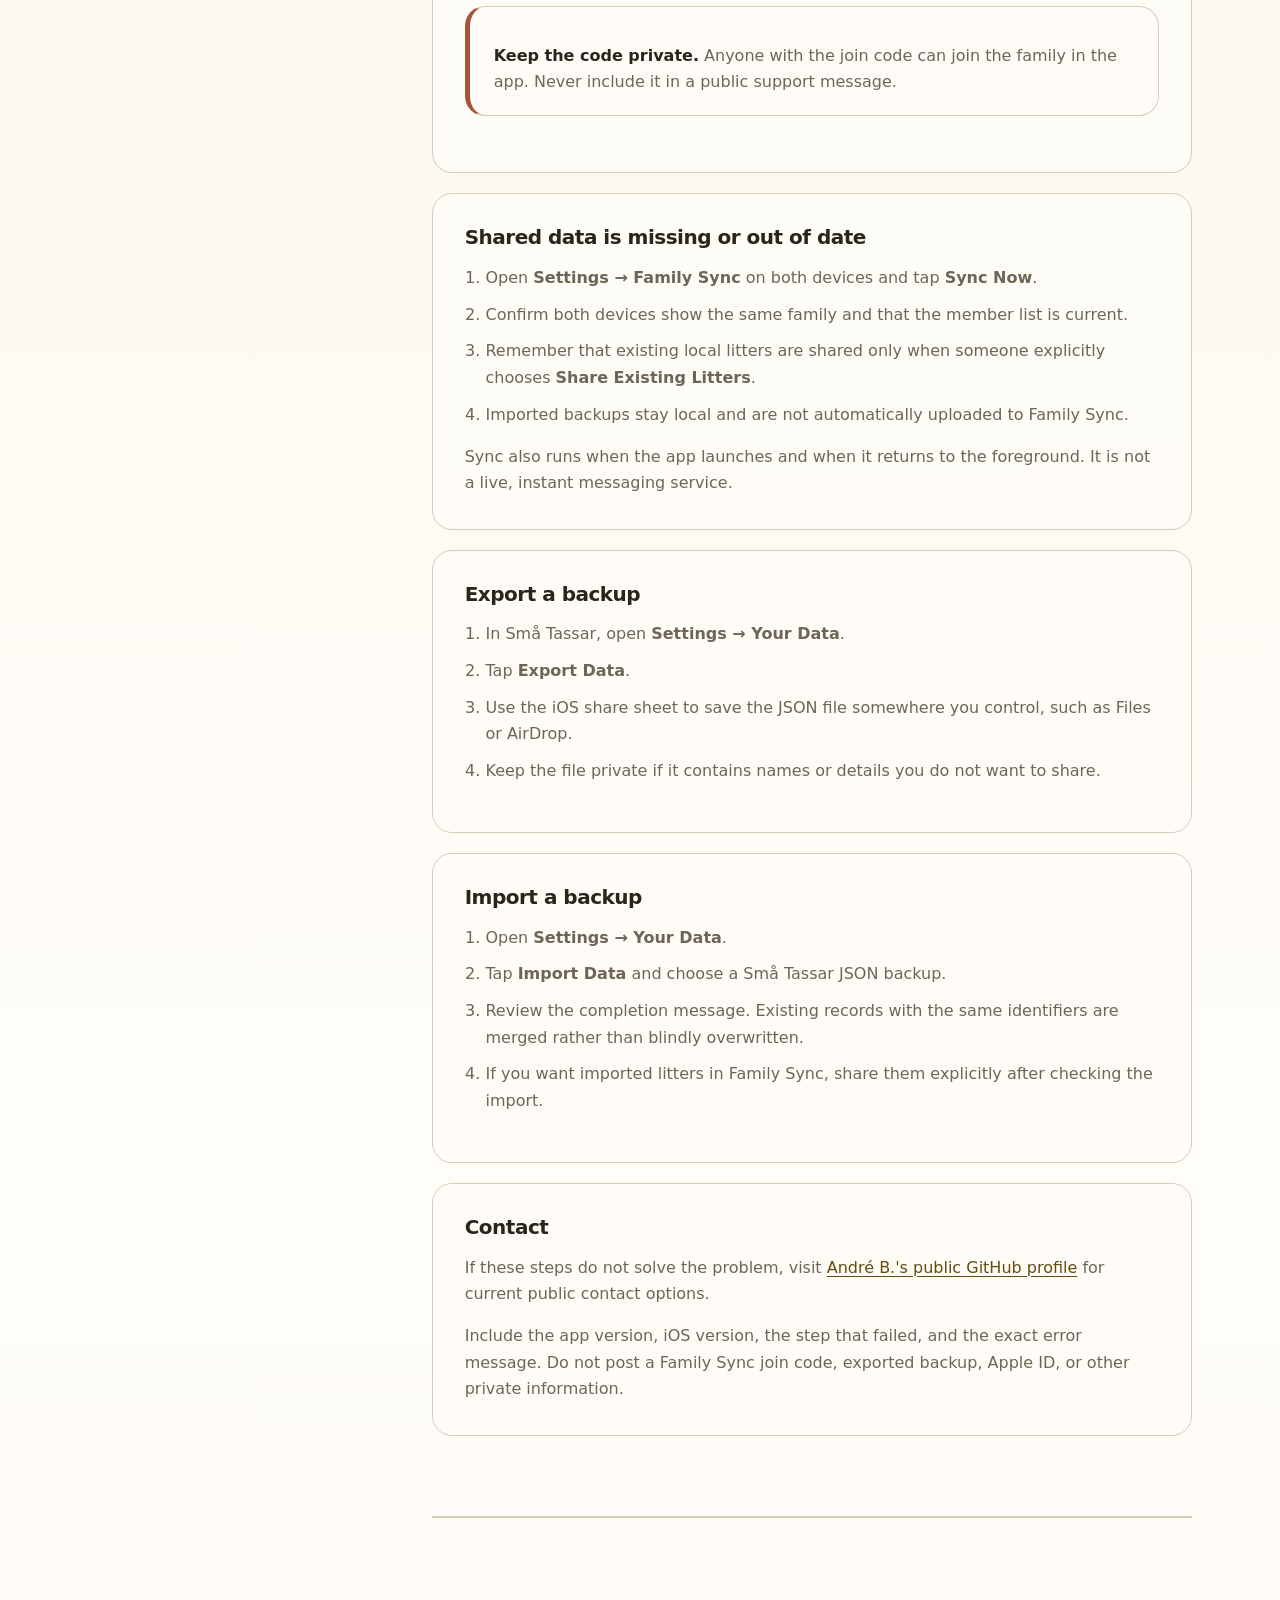
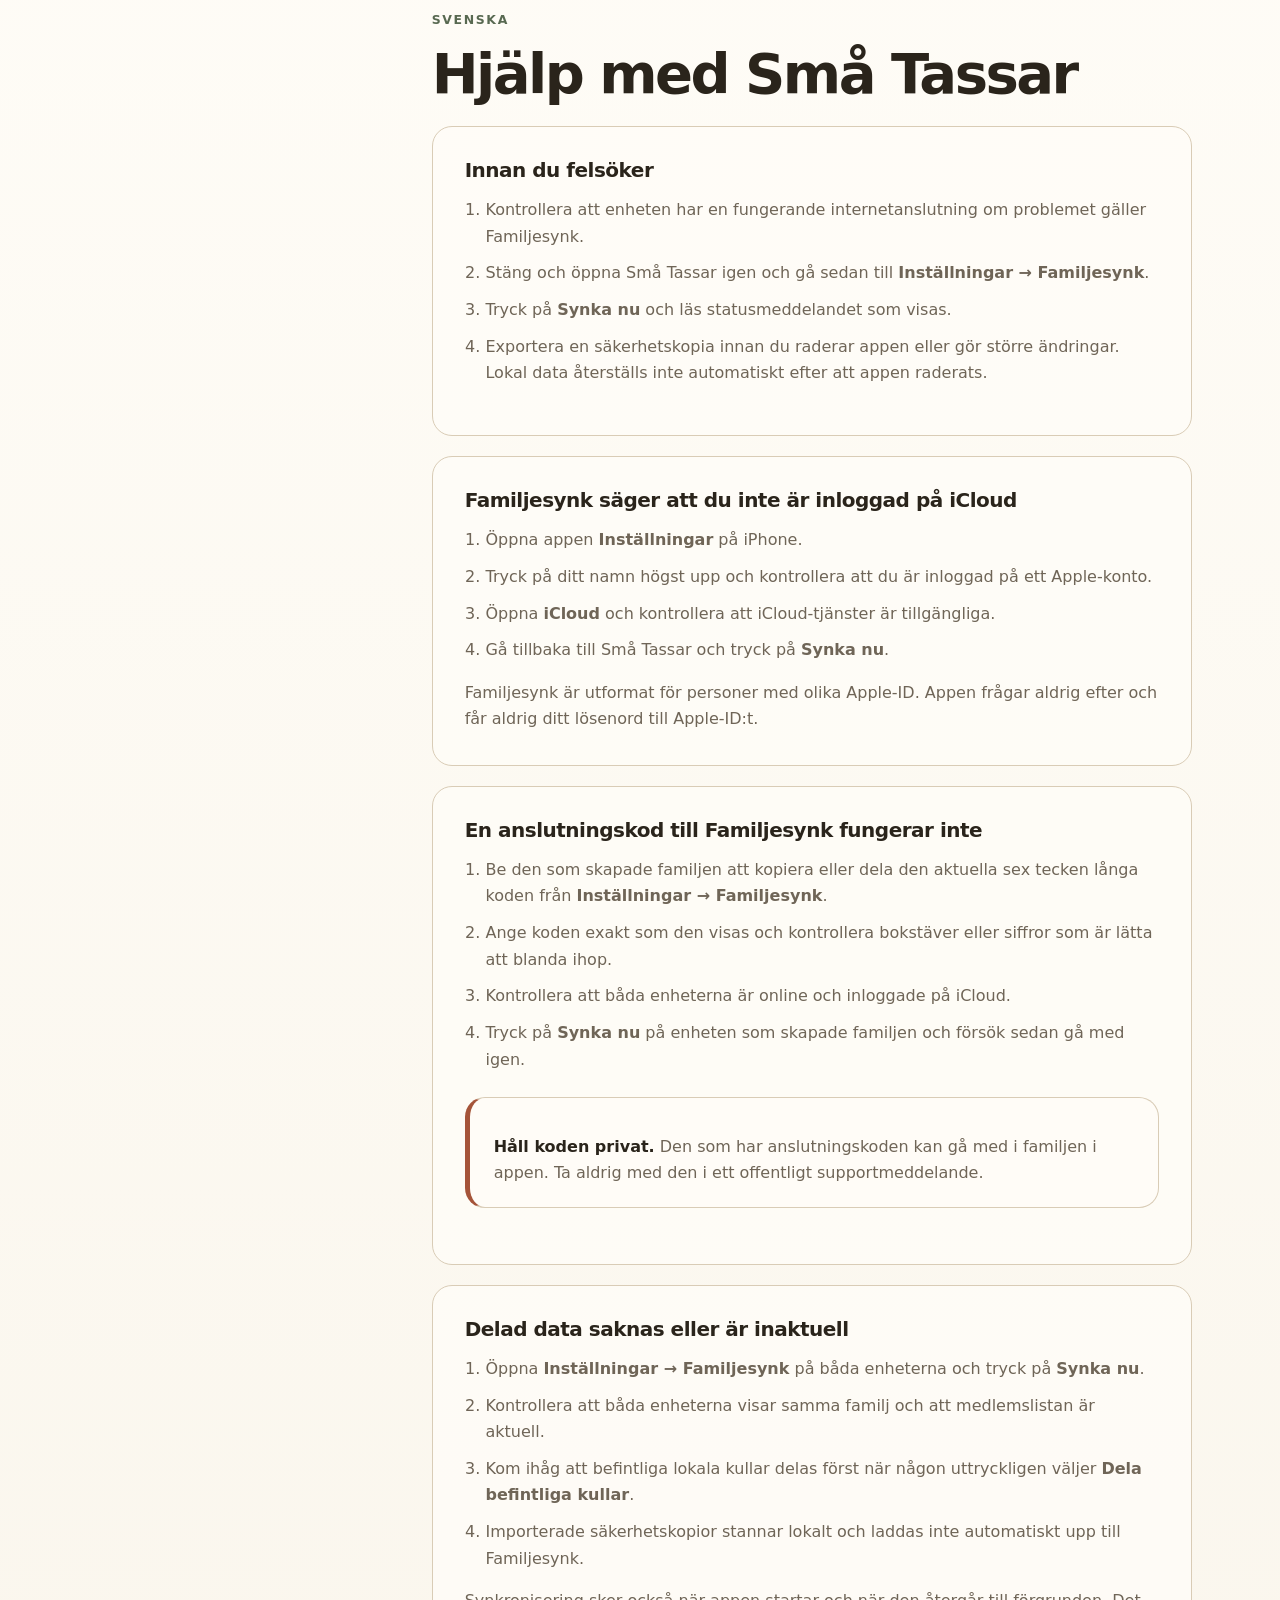
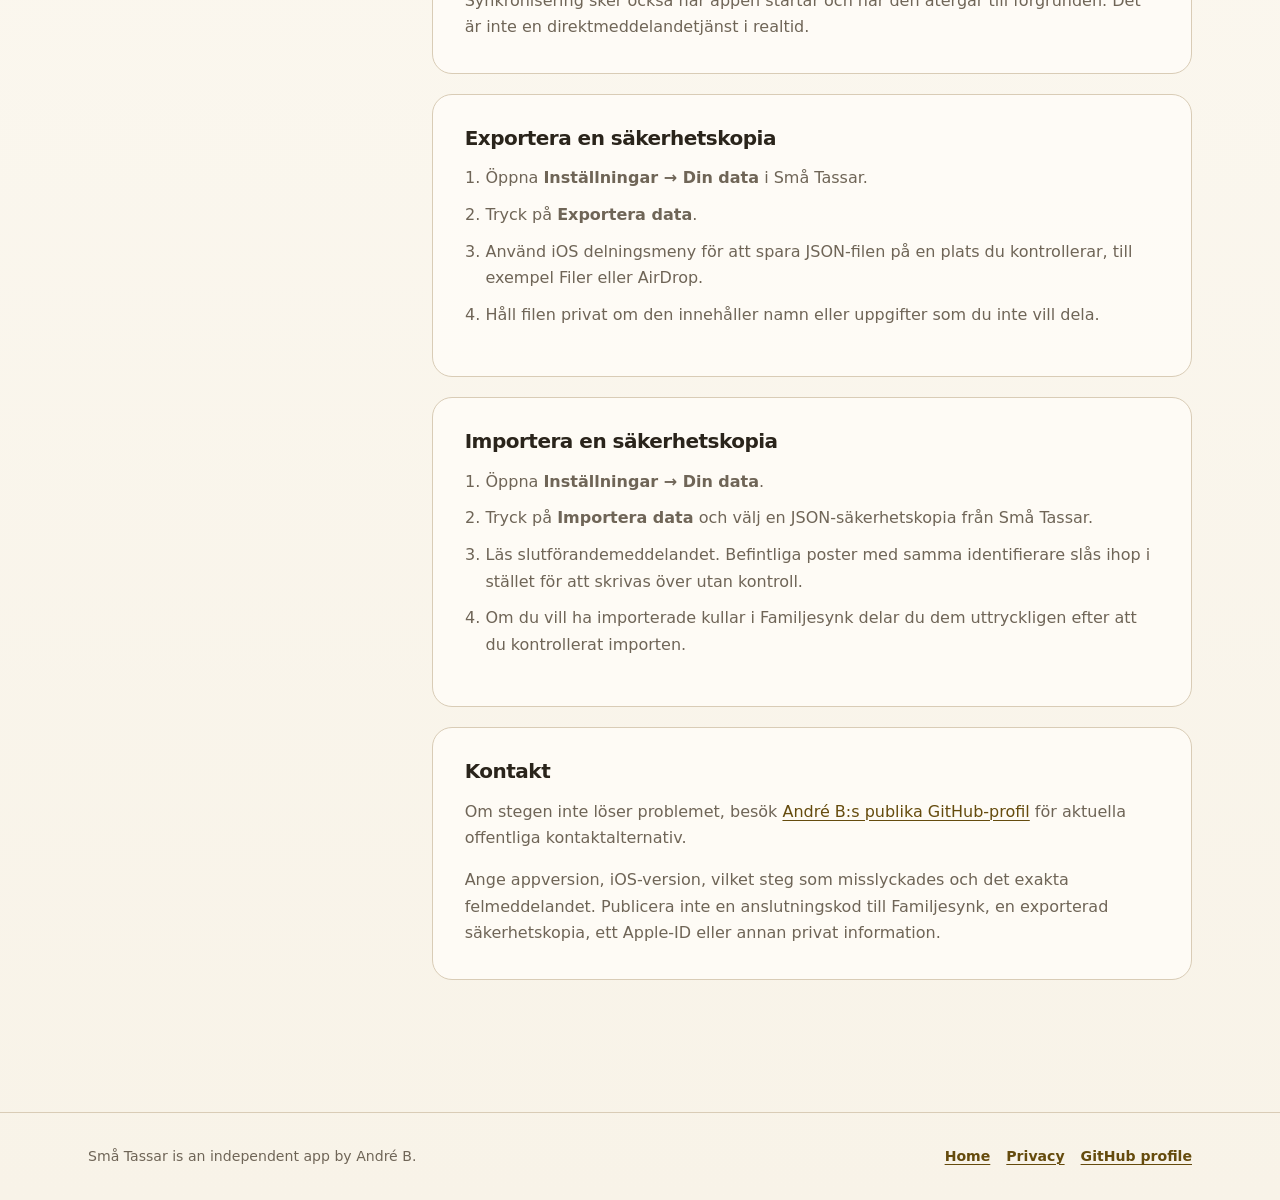
<file: support/index.html>
<!doctype html>
<html lang="en">
  <head>
    <meta charset="utf-8">
    <meta name="viewport" content="width=device-width, initial-scale=1">
    <meta name="description" content="Support for Små Tassar, including Family Sync, iCloud sign-in, export, and import guidance in English and Swedish.">
    <title>Support · Hjälp — Små Tassar</title>
    <link rel="stylesheet" href="../styles.css">
  </head>
  <body>
    <a class="skip-link" href="#main">Skip to content</a>
    <header class="site-header">
      <nav class="nav-shell" aria-label="Main navigation">
        <a class="brand" href="../">
          <span class="brand-mark" aria-hidden="true"><span>ST</span></span>
          Små Tassar
        </a>
        <div class="site-nav">
          <a href="../">Home</a>
          <a href="../privacy/">Privacy</a>
          <a href="./" aria-current="page">Support</a>
        </div>
      </nav>
    </header>

    <main id="main" class="page-shell">
      <header class="bilingual-intro">
        <div>
          <p class="eyebrow">Support · Hjälp</p>
          <h1 class="page-title">Start with the simple checks.</h1>
          <p class="lede">
            Practical steps for Family Sync, iCloud sign-in, and keeping a
            portable backup of your Små Tassar data.
          </p>
        </div>
        <nav class="language-links" aria-label="Choose support language">
          <a href="#english">English</a>
          <a href="#svenska" hreflang="sv">Svenska</a>
        </nav>
      </header>

      <div class="content-layout">
        <nav class="contents" aria-label="Support contents">
          <strong>On this page</strong>
          <a href="#english">English support</a>
          <a href="#svenska" hreflang="sv">Svensk hjälp</a>
          <a href="../privacy/">Privacy</a>
        </nav>

        <div>
          <article id="english" class="language-section" lang="en" aria-labelledby="support-en-title">
            <p class="section-label">English</p>
            <h2 id="support-en-title">Help with Små Tassar</h2>

            <section class="content-block" aria-labelledby="en-first">
              <h3 id="en-first">Before troubleshooting</h3>
              <ol class="steps">
                <li>Check that the device has a working internet connection if the problem involves Family Sync.</li>
                <li>Close and reopen Små Tassar, then return to <strong>Settings → Family Sync</strong>.</li>
                <li>Tap <strong>Sync Now</strong> and read any status message shown there.</li>
                <li>Export a backup before deleting the app or making major changes. Local data is not automatically restored after app deletion.</li>
              </ol>
            </section>

            <section class="content-block" aria-labelledby="en-icloud">
              <h3 id="en-icloud">Family Sync says you are not signed in to iCloud</h3>
              <ol class="steps">
                <li>Open the iPhone <strong>Settings</strong> app.</li>
                <li>Tap your name at the top and confirm that you are signed in to an Apple Account.</li>
                <li>Open <strong>iCloud</strong> and confirm iCloud services are available.</li>
                <li>Return to Små Tassar and tap <strong>Sync Now</strong>.</li>
              </ol>
              <p>
                Family Sync is designed for people using different Apple IDs.
                The app never asks for or receives your Apple ID password.
              </p>
            </section>

            <section class="content-block" aria-labelledby="en-join">
              <h3 id="en-join">A Family Sync join code does not work</h3>
              <ol class="steps">
                <li>Ask the family creator to copy or share the current six-character code from <strong>Settings → Family Sync</strong>.</li>
                <li>Enter the code exactly as shown and check easily confused letters or numbers.</li>
                <li>Make sure both devices are online and signed in to iCloud.</li>
                <li>On the device that created the family, tap <strong>Sync Now</strong>, then try joining again.</li>
              </ol>
              <div class="callout">
                <p>
                  <strong>Keep the code private.</strong> Anyone with the join
                  code can join the family in the app. Never include it in a
                  public support message.
                </p>
              </div>
            </section>

            <section class="content-block" aria-labelledby="en-missing">
              <h3 id="en-missing">Shared data is missing or out of date</h3>
              <ol class="steps">
                <li>Open <strong>Settings → Family Sync</strong> on both devices and tap <strong>Sync Now</strong>.</li>
                <li>Confirm both devices show the same family and that the member list is current.</li>
                <li>Remember that existing local litters are shared only when someone explicitly chooses <strong>Share Existing Litters</strong>.</li>
                <li>Imported backups stay local and are not automatically uploaded to Family Sync.</li>
              </ol>
              <p>
                Sync also runs when the app launches and when it returns to the
                foreground. It is not a live, instant messaging service.
              </p>
            </section>

            <section class="content-block" aria-labelledby="en-export">
              <h3 id="en-export">Export a backup</h3>
              <ol class="steps">
                <li>In Små Tassar, open <strong>Settings → Your Data</strong>.</li>
                <li>Tap <strong>Export Data</strong>.</li>
                <li>Use the iOS share sheet to save the JSON file somewhere you control, such as Files or AirDrop.</li>
                <li>Keep the file private if it contains names or details you do not want to share.</li>
              </ol>
            </section>

            <section class="content-block" aria-labelledby="en-import">
              <h3 id="en-import">Import a backup</h3>
              <ol class="steps">
                <li>Open <strong>Settings → Your Data</strong>.</li>
                <li>Tap <strong>Import Data</strong> and choose a Små Tassar JSON backup.</li>
                <li>Review the completion message. Existing records with the same identifiers are merged rather than blindly overwritten.</li>
                <li>If you want imported litters in Family Sync, share them explicitly after checking the import.</li>
              </ol>
            </section>

            <section class="content-block" aria-labelledby="en-contact">
              <h3 id="en-contact">Contact</h3>
              <p>
                If these steps do not solve the problem, visit
                <a href="https://github.com/iamBadox">André B.'s public GitHub profile</a>
                for current public contact options.
              </p>
              <p>
                Include the app version, iOS version, the step that failed, and
                the exact error message. Do not post a Family Sync join code,
                exported backup, Apple ID, or other private information.
              </p>
            </section>
          </article>

          <article id="svenska" class="language-section" lang="sv" aria-labelledby="support-sv-title">
            <p class="section-label">Svenska</p>
            <h2 id="support-sv-title">Hjälp med Små Tassar</h2>

            <section class="content-block" aria-labelledby="sv-first">
              <h3 id="sv-first">Innan du felsöker</h3>
              <ol class="steps">
                <li>Kontrollera att enheten har en fungerande internetanslutning om problemet gäller Familjesynk.</li>
                <li>Stäng och öppna Små Tassar igen och gå sedan till <strong>Inställningar → Familjesynk</strong>.</li>
                <li>Tryck på <strong>Synka nu</strong> och läs statusmeddelandet som visas.</li>
                <li>Exportera en säkerhetskopia innan du raderar appen eller gör större ändringar. Lokal data återställs inte automatiskt efter att appen raderats.</li>
              </ol>
            </section>

            <section class="content-block" aria-labelledby="sv-icloud">
              <h3 id="sv-icloud">Familjesynk säger att du inte är inloggad på iCloud</h3>
              <ol class="steps">
                <li>Öppna appen <strong>Inställningar</strong> på iPhone.</li>
                <li>Tryck på ditt namn högst upp och kontrollera att du är inloggad på ett Apple-konto.</li>
                <li>Öppna <strong>iCloud</strong> och kontrollera att iCloud-tjänster är tillgängliga.</li>
                <li>Gå tillbaka till Små Tassar och tryck på <strong>Synka nu</strong>.</li>
              </ol>
              <p>
                Familjesynk är utformat för personer med olika Apple-ID. Appen
                frågar aldrig efter och får aldrig ditt lösenord till Apple-ID:t.
              </p>
            </section>

            <section class="content-block" aria-labelledby="sv-join">
              <h3 id="sv-join">En anslutningskod till Familjesynk fungerar inte</h3>
              <ol class="steps">
                <li>Be den som skapade familjen att kopiera eller dela den aktuella sex tecken långa koden från <strong>Inställningar → Familjesynk</strong>.</li>
                <li>Ange koden exakt som den visas och kontrollera bokstäver eller siffror som är lätta att blanda ihop.</li>
                <li>Kontrollera att båda enheterna är online och inloggade på iCloud.</li>
                <li>Tryck på <strong>Synka nu</strong> på enheten som skapade familjen och försök sedan gå med igen.</li>
              </ol>
              <div class="callout">
                <p>
                  <strong>Håll koden privat.</strong> Den som har
                  anslutningskoden kan gå med i familjen i appen. Ta aldrig med
                  den i ett offentligt supportmeddelande.
                </p>
              </div>
            </section>

            <section class="content-block" aria-labelledby="sv-missing">
              <h3 id="sv-missing">Delad data saknas eller är inaktuell</h3>
              <ol class="steps">
                <li>Öppna <strong>Inställningar → Familjesynk</strong> på båda enheterna och tryck på <strong>Synka nu</strong>.</li>
                <li>Kontrollera att båda enheterna visar samma familj och att medlemslistan är aktuell.</li>
                <li>Kom ihåg att befintliga lokala kullar delas först när någon uttryckligen väljer <strong>Dela befintliga kullar</strong>.</li>
                <li>Importerade säkerhetskopior stannar lokalt och laddas inte automatiskt upp till Familjesynk.</li>
              </ol>
              <p>
                Synkronisering sker också när appen startar och när den återgår
                till förgrunden. Det är inte en direktmeddelandetjänst i realtid.
              </p>
            </section>

            <section class="content-block" aria-labelledby="sv-export">
              <h3 id="sv-export">Exportera en säkerhetskopia</h3>
              <ol class="steps">
                <li>Öppna <strong>Inställningar → Din data</strong> i Små Tassar.</li>
                <li>Tryck på <strong>Exportera data</strong>.</li>
                <li>Använd iOS delningsmeny för att spara JSON-filen på en plats du kontrollerar, till exempel Filer eller AirDrop.</li>
                <li>Håll filen privat om den innehåller namn eller uppgifter som du inte vill dela.</li>
              </ol>
            </section>

            <section class="content-block" aria-labelledby="sv-import">
              <h3 id="sv-import">Importera en säkerhetskopia</h3>
              <ol class="steps">
                <li>Öppna <strong>Inställningar → Din data</strong>.</li>
                <li>Tryck på <strong>Importera data</strong> och välj en JSON-säkerhetskopia från Små Tassar.</li>
                <li>Läs slutförandemeddelandet. Befintliga poster med samma identifierare slås ihop i stället för att skrivas över utan kontroll.</li>
                <li>Om du vill ha importerade kullar i Familjesynk delar du dem uttryckligen efter att du kontrollerat importen.</li>
              </ol>
            </section>

            <section class="content-block" aria-labelledby="sv-contact">
              <h3 id="sv-contact">Kontakt</h3>
              <p>
                Om stegen inte löser problemet, besök
                <a href="https://github.com/iamBadox">André B:s publika GitHub-profil</a>
                för aktuella offentliga kontaktalternativ.
              </p>
              <p>
                Ange appversion, iOS-version, vilket steg som misslyckades och
                det exakta felmeddelandet. Publicera inte en anslutningskod till
                Familjesynk, en exporterad säkerhetskopia, ett Apple-ID eller
                annan privat information.
              </p>
            </section>
          </article>
        </div>
      </div>
    </main>

    <footer class="site-footer">
      <div class="footer-shell">
        <p>Små Tassar is an independent app by André B.</p>
        <nav class="footer-links" aria-label="Footer navigation">
          <a href="../">Home</a>
          <a href="../privacy/">Privacy</a>
          <a href="https://github.com/iamBadox">GitHub profile</a>
        </nav>
      </div>
    </footer>
  </body>
</html>
</file>
<file: styles.css>
:root {
  color-scheme: light;
  --paper: #f8f3e8;
  --paper-deep: #efe5d1;
  --card: #fffdf8;
  --ink: #2a241b;
  --muted: #6f6557;
  --line: #d9ccb6;
  --gold: #8b6914;
  --gold-dark: #654b0d;
  --clay: #a55439;
  --sage: #586951;
  --shadow: 0 24px 60px rgba(79, 57, 20, 0.12);
  --radius-lg: 2rem;
  --radius-md: 1.25rem;
  --content: 72rem;
}

* {
  box-sizing: border-box;
}

html {
  scroll-behavior: smooth;
}

body {
  margin: 0;
  background:
    radial-gradient(circle at 8% 4%, rgba(139, 105, 20, 0.12), transparent 28rem),
    linear-gradient(180deg, var(--paper) 0%, #fffdf8 46%, var(--paper) 100%);
  color: var(--ink);
  font-family: ui-rounded, "SF Pro Rounded", "Avenir Next", Avenir, system-ui, -apple-system, BlinkMacSystemFont, "Segoe UI", sans-serif;
  line-height: 1.65;
  min-height: 100vh;
}

a {
  color: var(--gold-dark);
  text-decoration-thickness: 0.08em;
  text-underline-offset: 0.18em;
}

a:hover {
  color: var(--clay);
}

a:focus-visible,
summary:focus-visible {
  border-radius: 0.25rem;
  outline: 3px solid rgba(139, 105, 20, 0.38);
  outline-offset: 4px;
}

img,
svg {
  display: block;
  max-width: 100%;
}

.skip-link {
  background: var(--ink);
  border-radius: 0 0 0.75rem 0;
  color: #fff;
  left: 0;
  padding: 0.75rem 1rem;
  position: fixed;
  top: 0;
  transform: translateY(-120%);
  z-index: 100;
}

.skip-link:focus {
  transform: translateY(0);
}

.site-header {
  backdrop-filter: blur(16px);
  background: rgba(248, 243, 232, 0.86);
  border-bottom: 1px solid rgba(139, 105, 20, 0.14);
  position: sticky;
  top: 0;
  z-index: 20;
}

.nav-shell {
  align-items: center;
  display: flex;
  gap: 2rem;
  justify-content: space-between;
  margin: 0 auto;
  max-width: var(--content);
  min-height: 4.75rem;
  padding: 0.75rem 1.5rem;
}

.brand {
  align-items: center;
  color: var(--ink);
  display: inline-flex;
  font-size: 1.05rem;
  font-weight: 800;
  gap: 0.75rem;
  letter-spacing: -0.02em;
  text-decoration: none;
}

.brand-mark {
  align-items: center;
  background: var(--gold);
  border-radius: 35% 50% 42% 50%;
  color: #fffaf0;
  display: inline-flex;
  font-size: 0.8rem;
  height: 2.35rem;
  justify-content: center;
  transform: rotate(-5deg);
  width: 2.35rem;
}

.brand-mark span {
  transform: rotate(5deg);
}

.site-nav,
.language-links {
  align-items: center;
  display: flex;
  flex-wrap: wrap;
  gap: 0.35rem;
}

.site-nav a,
.language-links a {
  border-radius: 999px;
  color: var(--muted);
  font-size: 0.9rem;
  font-weight: 700;
  padding: 0.45rem 0.75rem;
  text-decoration: none;
}

.site-nav a[aria-current="page"],
.site-nav a:hover,
.language-links a:hover {
  background: rgba(139, 105, 20, 0.11);
  color: var(--gold-dark);
}

.page-shell {
  margin: 0 auto;
  max-width: var(--content);
  padding: 5rem 1.5rem 4rem;
}

.hero {
  align-items: center;
  display: grid;
  gap: clamp(2.5rem, 7vw, 7rem);
  grid-template-columns: minmax(0, 1.2fr) minmax(17rem, 0.8fr);
  min-height: min(46rem, calc(100vh - 4.75rem));
}

.eyebrow {
  color: var(--gold-dark);
  font-size: 0.78rem;
  font-weight: 850;
  letter-spacing: 0.16em;
  margin: 0 0 1rem;
  text-transform: uppercase;
}

h1,
h2,
h3 {
  line-height: 1.12;
  margin-top: 0;
}

h1 {
  font-size: clamp(3.25rem, 9vw, 7.25rem);
  letter-spacing: -0.07em;
  margin-bottom: 1.5rem;
  max-width: 9ch;
}

.page-title {
  font-size: clamp(2.8rem, 7vw, 5.6rem);
  max-width: 12ch;
}

h2 {
  font-size: clamp(2rem, 4.5vw, 3.5rem);
  letter-spacing: -0.045em;
  margin-bottom: 1.25rem;
}

h3 {
  font-size: 1.25rem;
  letter-spacing: -0.025em;
  margin-bottom: 0.55rem;
}

p,
li {
  color: var(--muted);
}

.lede {
  font-size: clamp(1.1rem, 2vw, 1.35rem);
  max-width: 38rem;
}

.hero-actions {
  display: flex;
  flex-wrap: wrap;
  gap: 0.75rem;
  margin-top: 2rem;
}

.button {
  align-items: center;
  border: 1px solid var(--gold);
  border-radius: 999px;
  display: inline-flex;
  font-weight: 800;
  gap: 0.5rem;
  justify-content: center;
  min-height: 3rem;
  padding: 0.65rem 1.1rem;
  text-decoration: none;
}

.button-primary {
  background: var(--gold);
  color: #fffdf8;
}

.button-primary:hover {
  background: var(--gold-dark);
  color: #fff;
}

.button-secondary {
  background: rgba(255, 253, 248, 0.66);
  color: var(--gold-dark);
}

.hero-card {
  background: var(--card);
  border: 1px solid rgba(139, 105, 20, 0.22);
  border-radius: var(--radius-lg);
  box-shadow: var(--shadow);
  overflow: hidden;
  padding: clamp(1.5rem, 4vw, 2.5rem);
  position: relative;
}

.hero-card::before {
  background: var(--gold);
  border-radius: 50%;
  content: "";
  height: 8rem;
  opacity: 0.12;
  position: absolute;
  right: -2rem;
  top: -3rem;
  width: 8rem;
}

.metric {
  align-items: baseline;
  border-bottom: 1px solid var(--line);
  display: flex;
  gap: 0.8rem;
  justify-content: space-between;
  padding: 1rem 0;
}

.metric:first-of-type {
  padding-top: 0.4rem;
}

.metric:last-child {
  border-bottom: 0;
  padding-bottom: 0;
}

.metric strong {
  color: var(--ink);
  font-size: 1.05rem;
}

.metric span {
  color: var(--muted);
  font-size: 0.9rem;
  text-align: right;
}

.section {
  padding: 5rem 0;
}

.section-heading {
  max-width: 43rem;
}

.feature-grid,
.link-grid {
  display: grid;
  gap: 1rem;
  grid-template-columns: repeat(3, minmax(0, 1fr));
  margin-top: 2.25rem;
}

.feature-card,
.link-card,
.callout,
.content-block {
  background: rgba(255, 253, 248, 0.82);
  border: 1px solid var(--line);
  border-radius: var(--radius-md);
}

.feature-card,
.link-card {
  padding: 1.5rem;
}

.feature-number {
  color: var(--clay);
  display: block;
  font-size: 0.75rem;
  font-weight: 850;
  letter-spacing: 0.14em;
  margin-bottom: 2rem;
}

.link-card {
  color: inherit;
  min-height: 12rem;
  text-decoration: none;
}

.link-card:hover {
  border-color: var(--gold);
  box-shadow: 0 12px 32px rgba(79, 57, 20, 0.09);
  color: inherit;
  transform: translateY(-2px);
}

.link-card span {
  color: var(--gold-dark);
  font-weight: 800;
}

.bilingual-intro {
  align-items: end;
  display: flex;
  gap: 2rem;
  justify-content: space-between;
  margin-bottom: 3rem;
}

.bilingual-intro > div:first-child {
  max-width: 48rem;
}

.content-layout {
  align-items: start;
  display: grid;
  gap: 3rem;
  grid-template-columns: minmax(12rem, 0.28fr) minmax(0, 0.72fr);
}

.contents {
  position: sticky;
  top: 6.5rem;
}

.contents strong {
  display: block;
  margin-bottom: 0.7rem;
}

.contents a {
  display: block;
  font-size: 0.92rem;
  padding: 0.35rem 0;
}

.language-section {
  scroll-margin-top: 6.5rem;
}

.language-section + .language-section {
  border-top: 2px solid var(--line);
  margin-top: 5rem;
  padding-top: 5rem;
}

.content-block {
  margin: 1.25rem 0;
  padding: clamp(1.35rem, 4vw, 2rem);
}

.content-block p:last-child,
.content-block ul:last-child,
.callout p:last-child {
  margin-bottom: 0;
}

.content-block ul,
.steps {
  padding-left: 1.3rem;
}

.content-block li + li,
.steps li + li {
  margin-top: 0.65rem;
}

.callout {
  border-left: 0.35rem solid var(--clay);
  margin: 1.5rem 0;
  padding: 1.25rem 1.5rem;
}

.callout strong {
  color: var(--ink);
}

.section-label {
  color: var(--sage);
  font-size: 0.78rem;
  font-weight: 850;
  letter-spacing: 0.13em;
  text-transform: uppercase;
}

.site-footer {
  border-top: 1px solid var(--line);
  margin-top: 3rem;
}

.footer-shell {
  align-items: center;
  display: flex;
  gap: 1.5rem;
  justify-content: space-between;
  margin: 0 auto;
  max-width: var(--content);
  padding: 2rem 1.5rem;
}

.footer-shell p {
  font-size: 0.88rem;
  margin: 0;
}

.footer-links {
  display: flex;
  flex-wrap: wrap;
  gap: 1rem;
}

.footer-links a {
  font-size: 0.88rem;
  font-weight: 700;
}

@media (max-width: 800px) {
  .nav-shell {
    align-items: flex-start;
    flex-direction: column;
    gap: 0.65rem;
    padding-block: 0.8rem;
  }

  .site-header {
    position: static;
  }

  .site-nav {
    margin-left: -0.55rem;
  }

  .page-shell {
    padding-top: 3.5rem;
  }

  .hero {
    grid-template-columns: 1fr;
    min-height: auto;
  }

  .hero-card {
    max-width: 34rem;
  }

  .feature-grid,
  .link-grid {
    grid-template-columns: 1fr;
  }

  .bilingual-intro,
  .footer-shell {
    align-items: flex-start;
    flex-direction: column;
  }

  .content-layout {
    grid-template-columns: 1fr;
  }

  .contents {
    background: rgba(239, 229, 209, 0.58);
    border-radius: 1rem;
    padding: 1rem;
    position: static;
  }
}

@media (prefers-reduced-motion: reduce) {
  html {
    scroll-behavior: auto;
  }

  *,
  *::before,
  *::after {
    transition-duration: 0.01ms !important;
  }
}
</file>
